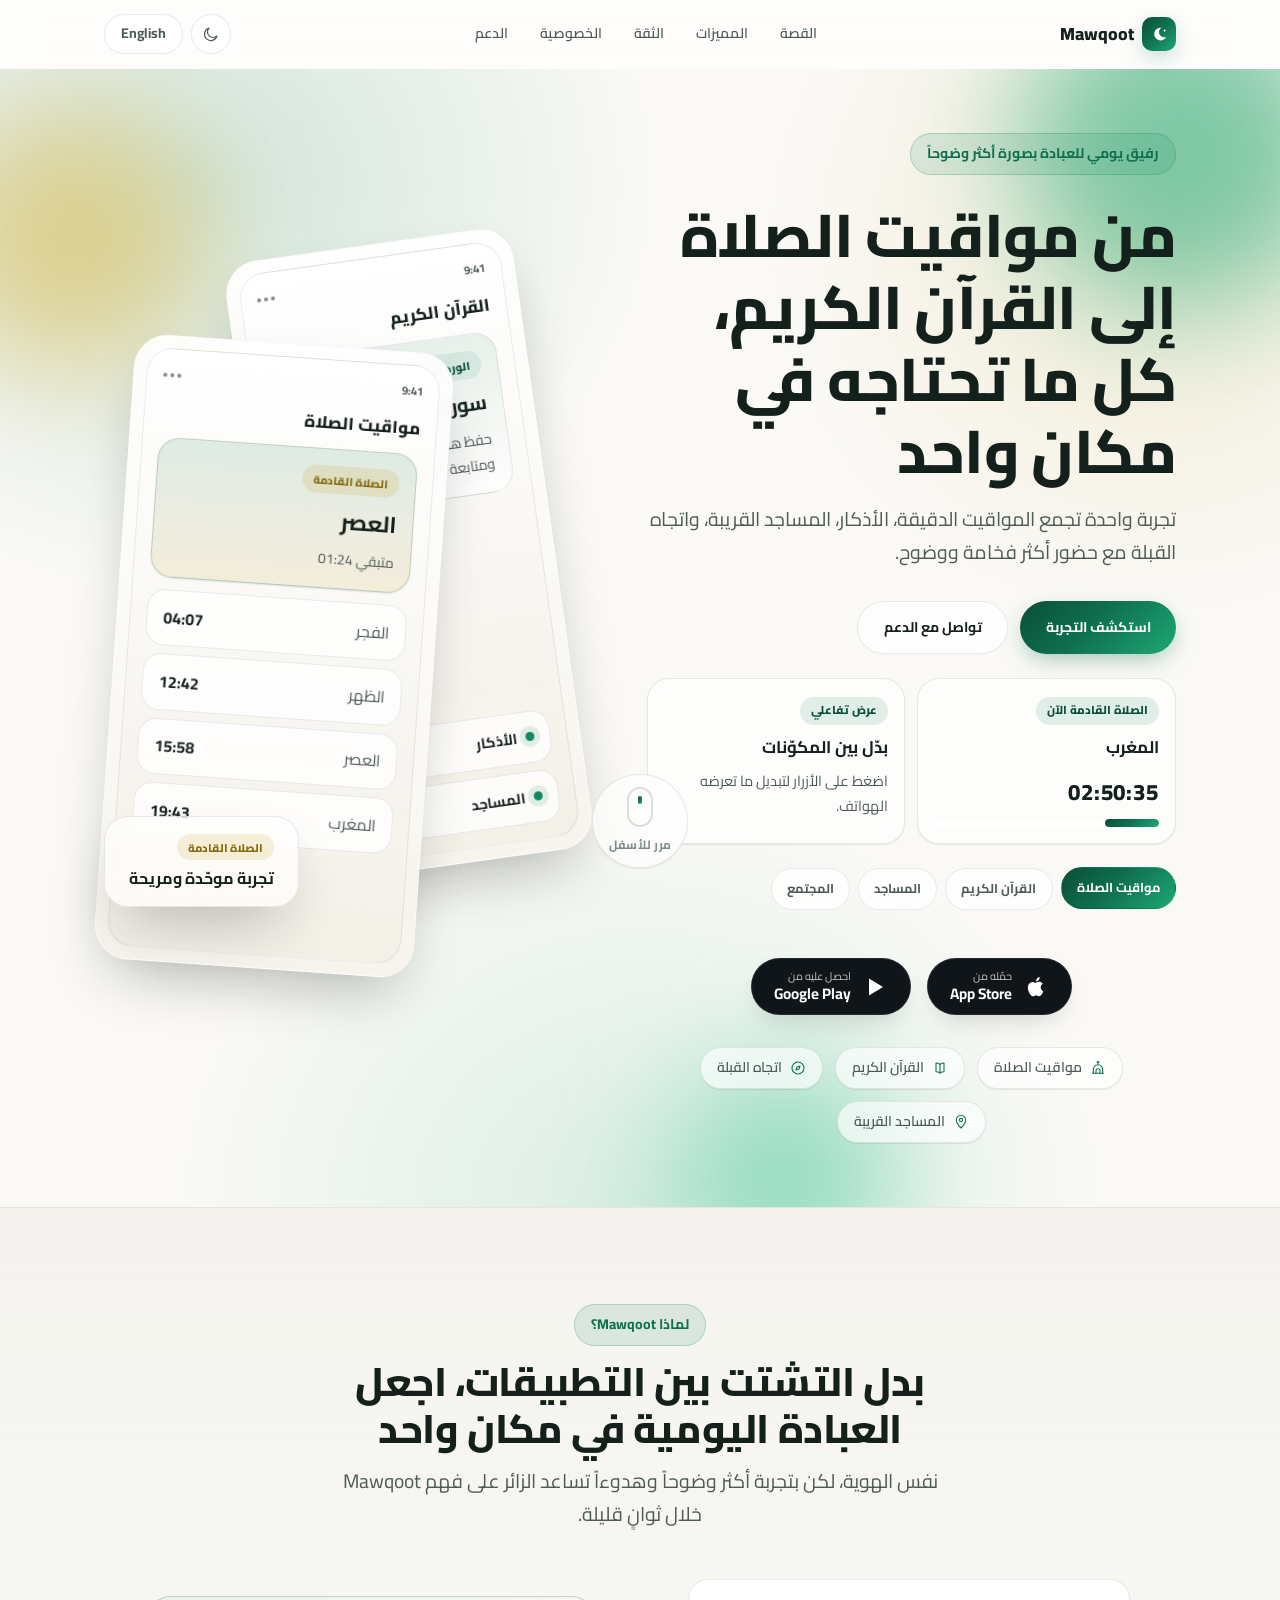
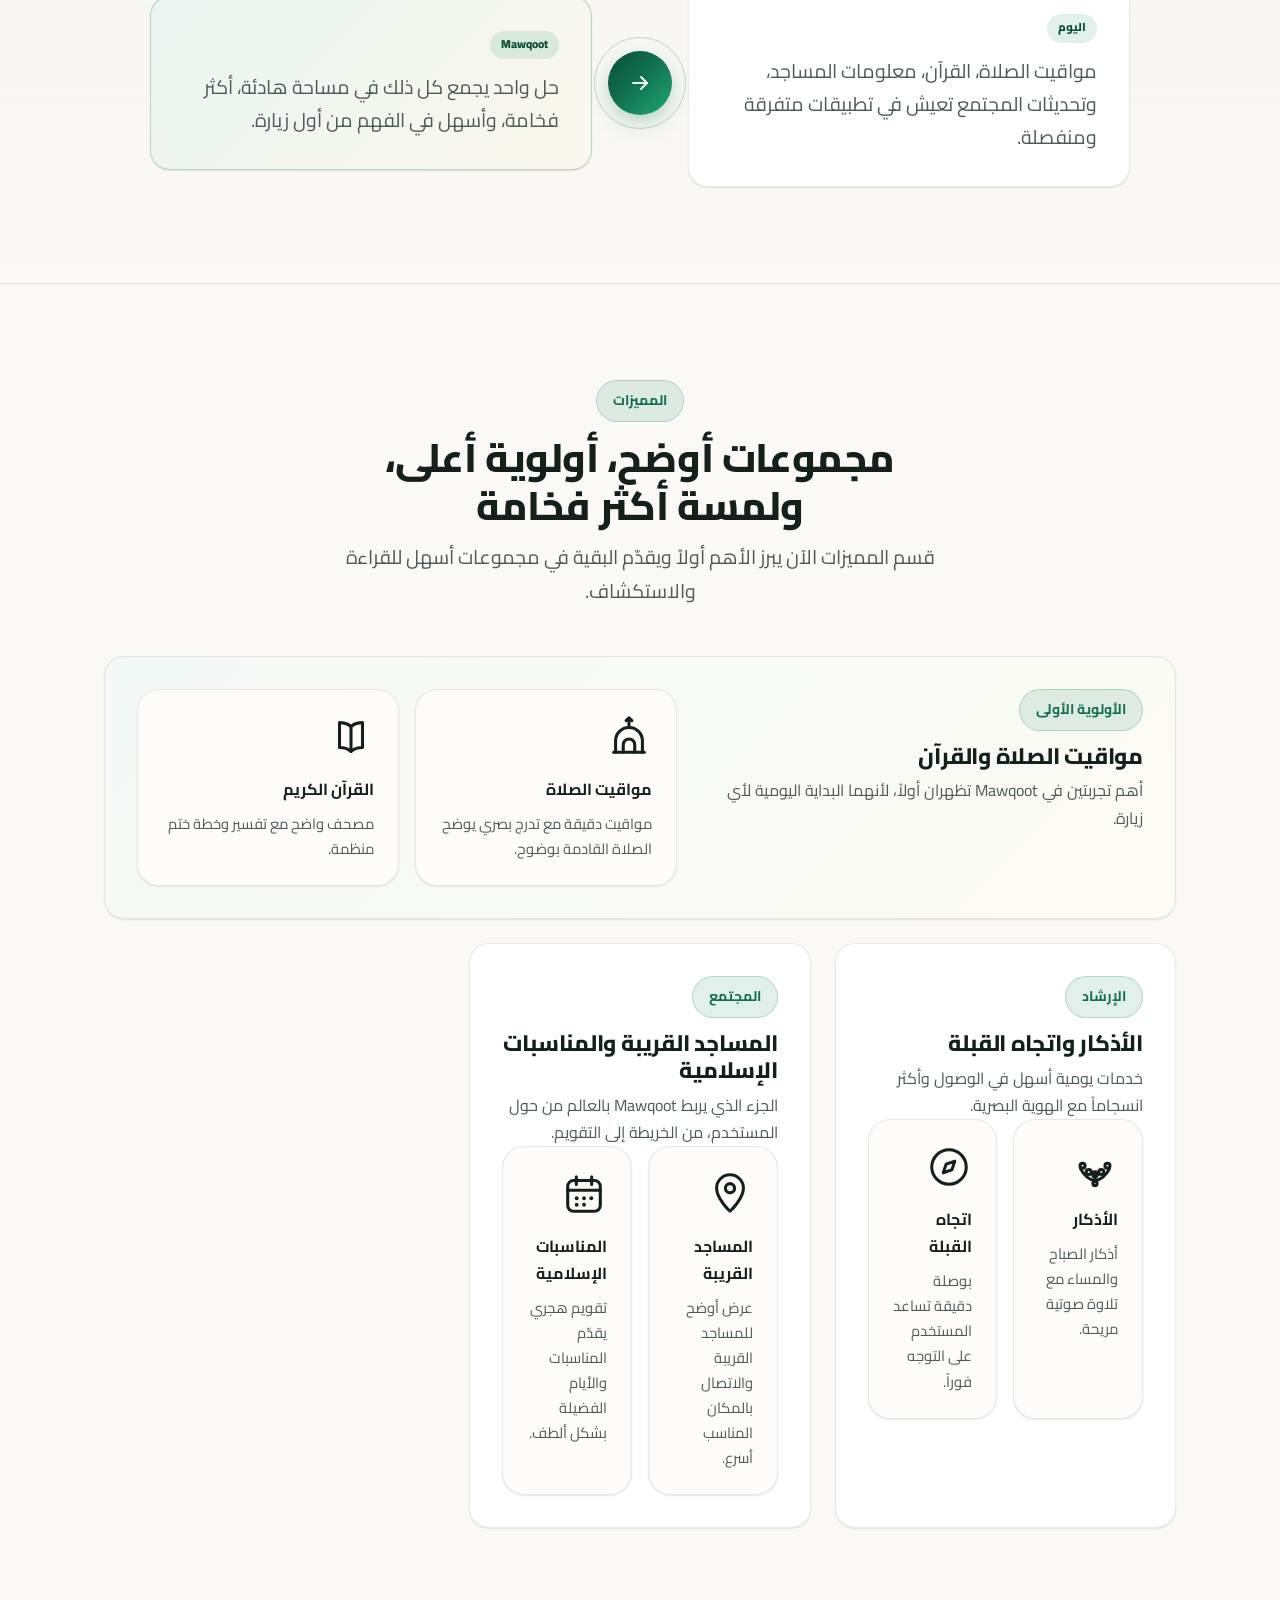
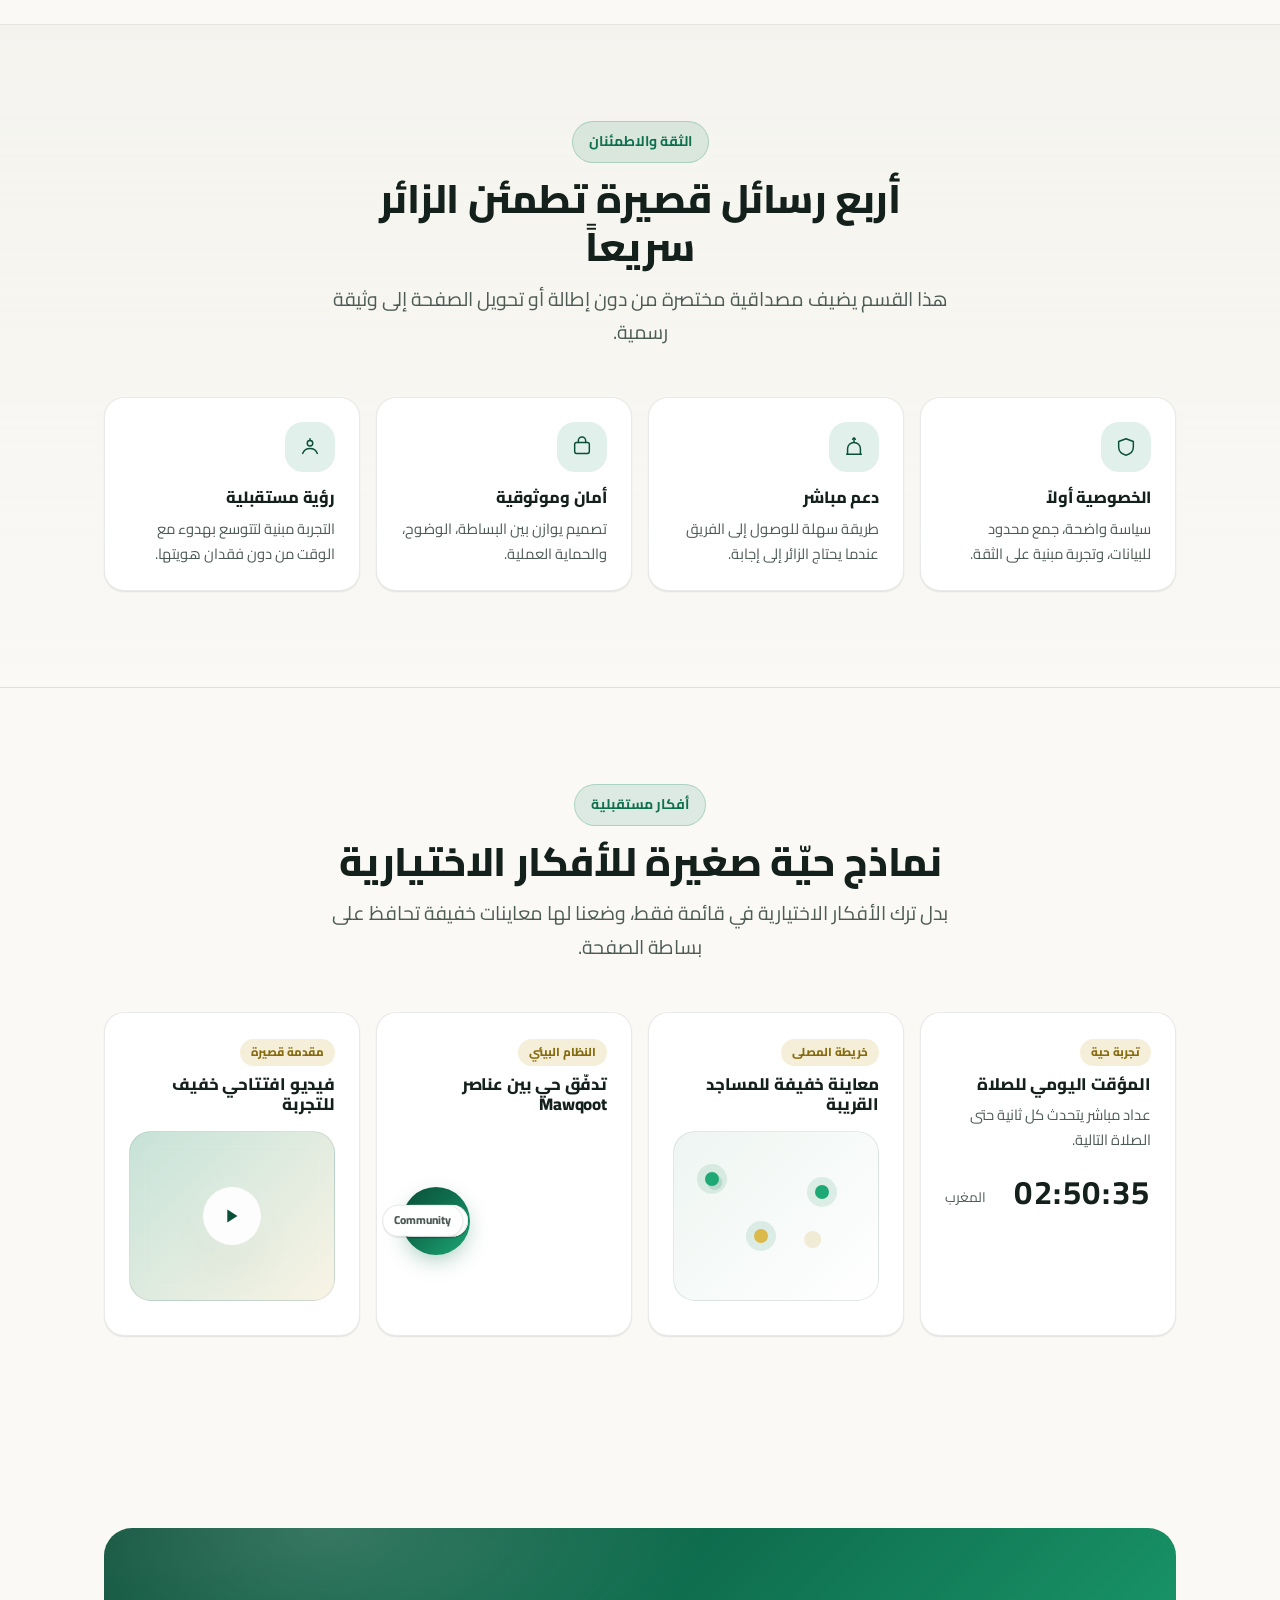
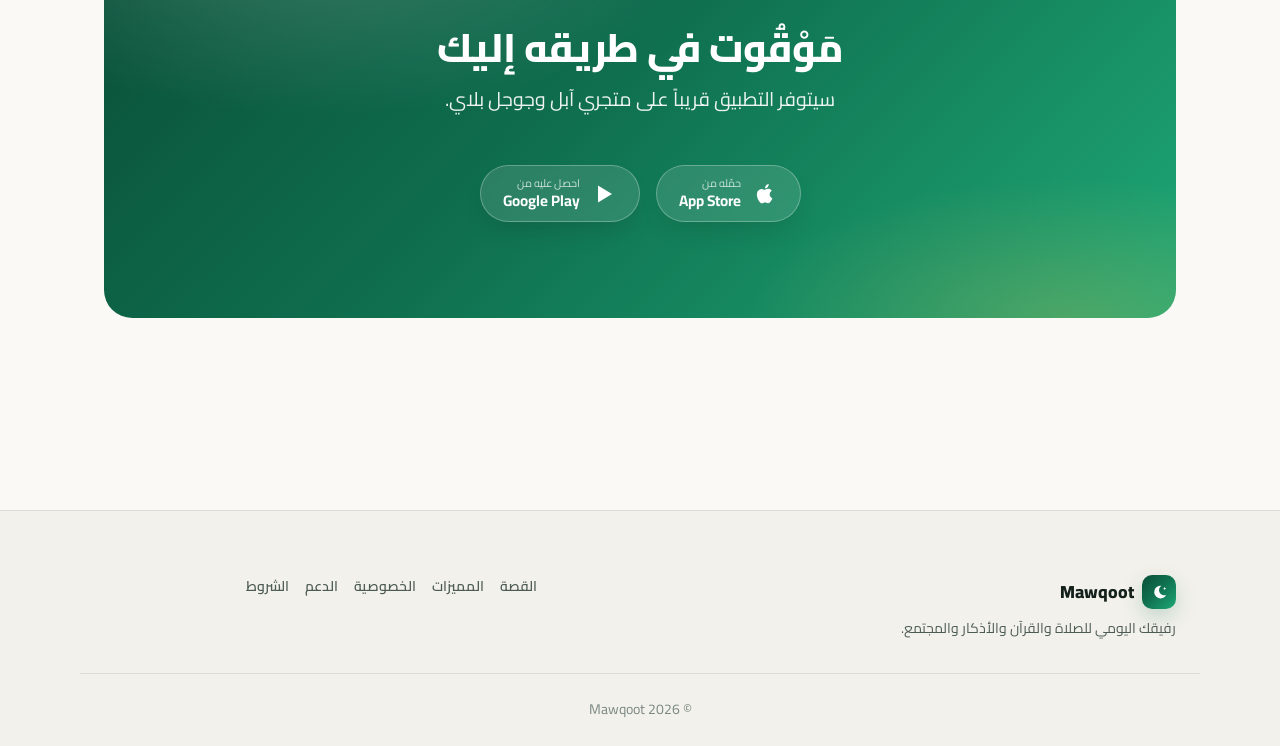
<file: index.html>
<!DOCTYPE html>
<html lang="ar" dir="rtl" data-title-ar="Mawqoot — مَوْقُوت | الصلاة، القرآن، والمساجد" data-title-en="Mawqoot — Prayer Times, Quran, Mosques &amp; Community">
<head>
<meta charset="UTF-8">
<meta name="viewport" content="width=device-width, initial-scale=1.0">
<title>Mawqoot — مَوْقُوت | الصلاة، القرآن، والمساجد</title>
<meta name="description" content="Mawqoot unifies prayer times, Quran, Athkar, mosque details, Qibla direction, and community updates in one calm experience. تطبيق مَوْقُوت يجمع مواقيت الصلاة والقرآن والأذكار والمساجد واتجاه القبلة في مكان واحد.">
<meta name="theme-color" content="#0a4f38">
<link rel="icon" href="data:image/svg+xml,%3Csvg xmlns='http://www.w3.org/2000/svg' viewBox='0 0 24 24'%3E%3Cpath fill='%230f6f4f' d='M14.5 3.5A8 8 0 1 0 20.5 15 6.5 6.5 0 0 1 14.5 3.5Z'/%3E%3Cpath fill='%23c9a227' d='m18.5 5 .6 1.4L20.5 7l-1.4.6-.6 1.4-.6-1.4L16.5 7l1.4-.6.6-1.4Z'/%3E%3C/svg%3E">
<link rel="preconnect" href="https://fonts.googleapis.com">
<link rel="preconnect" href="https://fonts.gstatic.com" crossorigin>
<link href="https://fonts.googleapis.com/css2?family=Cairo:wght@400;500;600;700;800;900&display=swap" rel="stylesheet">
<script>
/* Applied before first paint so a saved theme/language never flashes the wrong one. */
(function(){try{
  var t=localStorage.getItem('iqamaTheme');
  if(t){document.documentElement.setAttribute('data-theme',t);}
  var l=localStorage.getItem('iqamaLang');
  if(l){document.documentElement.lang=l;document.documentElement.dir=(l==='ar'?'rtl':'ltr');}
}catch(e){}})();
</script>

<link rel="stylesheet" href="assets/css/style.css?v=8">
</head>
<body>
<a class="skip-link" href="#main" data-ar="تخطَّ إلى المحتوى" data-en="Skip to content">تخطَّ إلى المحتوى</a>

<header class="nav">
  <div class="nav-inner">
    <a href="index.html" class="brand">
      <span class="brand-mark" aria-hidden="true">
        <svg viewBox="0 0 24 24" fill="currentColor"><path d="M14.5 3.5A8 8 0 1 0 20.5 15 6.5 6.5 0 0 1 14.5 3.5Z"/><path d="m18.5 5 .6 1.4L20.5 7l-1.4.6-.6 1.4-.6-1.4L16.5 7l1.4-.6.6-1.4Z"/></svg>
      </span>
      <span>Mawqoot</span>
    </a>
    <nav class="nav-links" id="navLinks" aria-label="Primary">
      <a href="#story" data-ar="القصة" data-en="Story">القصة</a>
      <a href="#features" data-ar="المميزات" data-en="Features">المميزات</a>
      <a href="#trust" data-ar="الثقة" data-en="Trust">الثقة</a>
      <a href="privacy.html" data-ar="الخصوصية" data-en="Privacy">الخصوصية</a>
      <a href="support.html" data-ar="الدعم" data-en="Support">الدعم</a>
    </nav>
    <div class="nav-actions">
      <button class="icon-btn" id="themeBtn" type="button" aria-label="Toggle color theme">
        <svg class="icon-moon" viewBox="0 0 24 24" fill="none" stroke="currentColor" stroke-width="1.6" stroke-linecap="round" stroke-linejoin="round"><path d="M20 14.5A8.5 8.5 0 1 1 9.5 4 6.8 6.8 0 0 0 20 14.5Z"/></svg>
        <svg class="icon-sun" viewBox="0 0 24 24" fill="none" stroke="currentColor" stroke-width="1.6" stroke-linecap="round" stroke-linejoin="round"><circle cx="12" cy="12" r="4.2"/><path d="M12 2.5v2.2M12 19.3v2.2M4.2 4.2l1.6 1.6M18.2 18.2l1.6 1.6M2.5 12h2.2M19.3 12h2.2M4.2 19.8l1.6-1.6M18.2 5.8l1.6-1.6"/></svg>
      </button>
      <button class="icon-btn lang-btn" id="langBtn" type="button">English</button>
      <button class="icon-btn nav-toggle" id="navToggle" type="button" aria-expanded="false" aria-controls="navLinks" aria-label="Menu">
        <span class="bars" aria-hidden="true"><span></span></span>
      </button>
    </div>
  </div>
</header>

<main id="main">
  <section class="hero">
    <div class="hero-bg" aria-hidden="true">
      <span class="orb orb-1"></span>
      <span class="orb orb-2"></span>
      <span class="orb orb-3"></span>
    </div>
    <div class="container">
      <div class="hero-layout">
        <div class="hero-copy reveal">
          <span class="eyebrow" data-ar="رفيق يومي للعبادة بصورة أكثر وضوحاً" data-en="A clearer daily worship companion">رفيق يومي للعبادة بصورة أكثر وضوحاً</span>
          <h1 data-ar="من مواقيت الصلاة إلى القرآن الكريم، كل ما تحتاجه في مكان واحد" data-en="From prayer times to the Quran, everything you need in one place">من مواقيت الصلاة إلى القرآن الكريم، كل ما تحتاجه في مكان واحد</h1>
          <p class="tag" data-ar="تجربة واحدة تجمع المواقيت الدقيقة، الأذكار، المساجد القريبة، واتجاه القبلة مع حضور أكثر فخامة ووضوح." data-en="One calm experience that brings together accurate prayer times, Athkar, nearby mosques, and Qibla direction with a more premium feel.">تجربة واحدة تجمع المواقيت الدقيقة، الأذكار، المساجد القريبة، واتجاه القبلة مع حضور أكثر فخامة ووضوح.</p>

        <div class="hero-actions">
          <a class="btn btn-primary" href="#features" data-ar="استكشف التجربة" data-en="Explore the experience">استكشف التجربة</a>
          <a class="btn btn-secondary" href="support.html" data-ar="تواصل مع الدعم" data-en="Contact support">تواصل مع الدعم</a>
        </div>

        <div class="hero-status-grid">
          <div class="hero-status-card hero-status-card--countdown">
            <span class="hero-status-label" data-ar="الصلاة القادمة الآن" data-en="Next prayer now">الصلاة القادمة الآن</span>
            <strong id="countdownPrayer">العصر</strong>
            <div class="hero-countdown">
              <span id="countdownTime">00:00:00</span>
              <div class="hero-countdown-bar" aria-hidden="true"><span id="countdownFill"></span></div>
            </div>
          </div>
          <div class="hero-status-card">
            <span class="hero-status-label" data-ar="عرض تفاعلي" data-en="Interactive demo">عرض تفاعلي</span>
            <strong data-ar="بدّل بين المكوّنات" data-en="Switch between features">بدّل بين المكوّنات</strong>
            <p data-ar="اضغط على الأزرار لتبديل ما تعرضه الهواتف." data-en="Tap the buttons to change what the phones show.">اضغط على الأزرار لتبديل ما تعرضه الهواتف.</p>
          </div>
        </div>

        <div class="hero-demo-switcher" role="group" aria-label="Hero demo switcher">
          <button class="demo-pill is-active" type="button" aria-pressed="true" data-demo="prayer" data-ar="مواقيت الصلاة" data-en="Prayer Times">مواقيت الصلاة</button>
          <button class="demo-pill" type="button" aria-pressed="false" data-demo="quran" data-ar="القرآن الكريم" data-en="Quran">القرآن الكريم</button>
          <button class="demo-pill" type="button" aria-pressed="false" data-demo="mosque" data-ar="المساجد" data-en="Mosques">المساجد</button>
          <button class="demo-pill" type="button" aria-pressed="false" data-demo="community" data-ar="المجتمع" data-en="Community">المجتمع</button>
        </div>

        <div class="badges">
          <a class="btn btn-store" href="https://apps.apple.com/app/id6761259067" id="ios-badge" target="_blank" rel="noopener noreferrer" aria-label="Open Mawqoot on the App Store">
            <svg viewBox="0 0 24 24" fill="currentColor"><path d="M16.7 12.3c0-2.4 2-3.5 2.1-3.6-1.1-1.7-2.9-1.9-3.5-1.9-1.5-.2-2.9.9-3.6.9s-1.9-.9-3.1-.8c-1.6 0-3.1.9-3.9 2.4-1.7 2.9-.4 7.2 1.2 9.6.8 1.1 1.7 2.4 3 2.4 1.2 0 1.6-.8 3.1-.8s1.8.8 3.1.7c1.3 0 2.1-1.1 2.9-2.3.9-1.3 1.3-2.6 1.3-2.7-.1 0-2.6-1-2.6-3.9Z"/><path d="M14.8 5c.6-.8 1-1.9.9-3-.9.1-2 .6-2.6 1.4-.6.7-1.1 1.8-1 2.9 1 .1 2-.5 2.7-1.3Z"/></svg>
              <span class="store-text"><small data-ar="حمّله من" data-en="Download on the">حمّله من</small><span class="store-name">App Store</span></span>
            </a>
            <a class="btn btn-store" href="https://play.google.com/store/apps/details?id=com.anonymous.iqama" id="android-badge" target="_blank" rel="noopener noreferrer" aria-label="Open Mawqoot on Google Play">
              <svg viewBox="0 0 24 24" fill="currentColor"><path d="M6 3.5v17l14-8.5-14-8.5Z"/></svg>
              <span class="store-text"><small data-ar="احصل عليه من" data-en="Get it on">احصل عليه من</small><span class="store-name">Google Play</span></span>
            </a>
          </div>

          <div class="hero-chips" aria-hidden="true">
            <span class="hero-chip"><svg viewBox="0 0 24 24" fill="none" stroke="currentColor" stroke-width="1.6" stroke-linecap="round" stroke-linejoin="round"><path d="M4 20h16"/><path d="M5 20v-6a7 7 0 0 1 14 0v6"/><path d="M12 6V3"/><path d="M10.5 3.5 12 2l1.5 1.5"/><path d="M9 20v-4a3 3 0 0 1 6 0v4"/></svg><span data-ar="مواقيت الصلاة" data-en="Prayer Times">مواقيت الصلاة</span></span>
            <span class="hero-chip"><svg viewBox="0 0 24 24" fill="none" stroke="currentColor" stroke-width="1.6" stroke-linecap="round" stroke-linejoin="round"><path d="M12 6.5c-1.6-1.3-3.6-2-6-2v13c2.4 0 4.4.7 6 2 1.6-1.3 3.6-2 6-2v-13c-2.4 0-4.4.7-6 2Z"/><path d="M12 6.5v13"/></svg><span data-ar="القرآن الكريم" data-en="Quran">القرآن الكريم</span></span>
            <span class="hero-chip"><svg viewBox="0 0 24 24" fill="none" stroke="currentColor" stroke-width="1.6" stroke-linecap="round" stroke-linejoin="round"><circle cx="12" cy="12" r="9"/><path d="m15 9-4.5 1.5L9 15l4.5-1.5L15 9Z"/></svg><span data-ar="اتجاه القبلة" data-en="Qibla">اتجاه القبلة</span></span>
            <span class="hero-chip"><svg viewBox="0 0 24 24" fill="none" stroke="currentColor" stroke-width="1.6" stroke-linecap="round" stroke-linejoin="round"><path d="M12 21s7-6.5 7-12a7 7 0 1 0-14 0c0 5.5 7 12 7 12Z"/><circle cx="12" cy="9" r="2.4"/></svg><span data-ar="المساجد القريبة" data-en="Mosques">المساجد القريبة</span></span>
          </div>
        </div>

        <div class="hero-visual reveal" aria-hidden="true">
          <div class="phone-mockup phone-mockup--back">
            <div class="phone-screen">
              <div class="phone-topbar">
                <span>9:41</span>
                <span class="phone-status">
                  <span></span><span></span><span></span>
                </span>
              </div>
              <div class="screen-title" id="demoBackTitle" data-ar="القرآن الكريم" data-en="Quran Reader">القرآن الكريم</div>
              <div class="screen-card screen-card--light">
                <span class="screen-pill" id="demoBackPill" data-ar="الورد اليومي" data-en="Daily portion">الورد اليومي</span>
                <strong id="demoBackPrimary" data-ar="سورة الكهف" data-en="Surah Al-Kahf">سورة الكهف</strong>
                <p id="demoBackBody" data-ar="حفظ هادئ مع تلاوة واضحة ومتابعة تقدّم بسيطة." data-en="A calm reading flow with clear recitation and progress tracking.">حفظ هادئ مع تلاوة واضحة ومتابعة تقدّم بسيطة.</p>
              </div>
              <div class="screen-list" id="demoBackList">
                <span><i></i> <strong data-ar="الأذكار" data-en="Athkar">الأذكار</strong> <small data-ar="الصباح والمساء" data-en="Morning and evening">الصباح والمساء</small></span>
                <span><i></i> <strong data-ar="المساجد" data-en="Mosques">المساجد</strong> <small data-ar="قريبة منك" data-en="Near you">قريبة منك</small></span>
              </div>
            </div>
          </div>
          <div class="phone-mockup phone-mockup--front">
            <div class="phone-screen">
              <div class="phone-topbar">
                <span>9:41</span>
                <span class="phone-status">
                  <span></span><span></span><span></span>
                </span>
              </div>
              <div class="screen-title" id="demoFrontTitle" data-ar="مواقيت الصلاة" data-en="Prayer Times">مواقيت الصلاة</div>
              <div class="next-prayer" id="demoFrontPanel">
                <span class="screen-pill gold" id="demoFrontPill" data-ar="الصلاة القادمة" data-en="Next prayer">الصلاة القادمة</span>
                <strong id="demoFrontPrimary" data-ar="العصر" data-en="Asr">العصر</strong>
                <p id="demoFrontBody" data-ar="متبقي 01:24" data-en="01:24 remaining">متبقي 01:24</p>
              </div>
              <div class="time-list" id="demoTimeList">
                <div><span data-ar="الفجر" data-en="Fajr">الفجر</span><strong>04:07</strong></div>
                <div><span data-ar="الظهر" data-en="Dhuhr">الظهر</span><strong>12:42</strong></div>
                <div class="time-list--active"><span data-ar="العصر" data-en="Asr">العصر</span><strong>15:58</strong></div>
                <div><span data-ar="المغرب" data-en="Maghrib">المغرب</span><strong>19:43</strong></div>
              </div>
            </div>
          </div>
          <div class="hero-float-card" id="heroFloatCard">
            <span class="hero-float-label" id="heroFloatLabel" data-ar="دقة محسنة" data-en="Refined accuracy">دقة محسنة</span>
            <strong id="heroFloatText" data-ar="تجربة موحّدة ومريحة" data-en="One unified, calmer experience">تجربة موحّدة ومريحة</strong>
          </div>
        </div>
      </div>
    </div>

    <a class="scroll-indicator" href="#features">
      <span class="mouse" aria-hidden="true"><span class="dot"></span></span>
      <span data-ar="مرر للأسفل" data-en="Scroll">مرر للأسفل</span>
    </a>
  </section>

  <section class="section section-alt" id="story">
    <div class="container">
      <div class="section-head reveal">
        <span class="eyebrow" data-ar="لماذا Mawqoot؟" data-en="Why Mawqoot?">لماذا Mawqoot؟</span>
        <h2 data-ar="بدل التشتت بين التطبيقات، اجعل العبادة اليومية في مكان واحد" data-en="Instead of jumping between apps, keep daily worship in one place">بدل التشتت بين التطبيقات، اجعل العبادة اليومية في مكان واحد</h2>
        <p data-ar="نفس الهوية، لكن بتجربة أكثر وضوحاً وهدوءاً تساعد الزائر على فهم Mawqoot خلال ثوانٍ قليلة." data-en="Same identity, but with a clearer and calmer experience that helps visitors understand Mawqoot in seconds.">نفس الهوية، لكن بتجربة أكثر وضوحاً وهدوءاً تساعد الزائر على فهم Mawqoot خلال ثوانٍ قليلة.</p>
      </div>

      <div class="story-panel reveal">
        <div class="story-block">
          <span class="story-label" data-ar="اليوم" data-en="Today">اليوم</span>
          <p data-ar="مواقيت الصلاة، القرآن، معلومات المساجد، وتحديثات المجتمع تعيش في تطبيقات متفرقة ومنفصلة." data-en="Prayer times, Quran, mosque information, and community updates live across separate, disconnected apps.">مواقيت الصلاة، القرآن، معلومات المساجد، وتحديثات المجتمع تعيش في تطبيقات متفرقة ومنفصلة.</p>
        </div>
        <div class="story-bridge" aria-hidden="true">
          <span></span><svg viewBox="0 0 24 24" fill="none" stroke="currentColor" stroke-width="1.8" stroke-linecap="round" stroke-linejoin="round"><path d="m5 12 14 0"/><path d="m13 6 6 6-6 6"/></svg>
        </div>
        <div class="story-block story-block--solution">
          <span class="story-label" data-ar="Mawqoot" data-en="Mawqoot">Mawqoot</span>
          <p data-ar="حل واحد يجمع كل ذلك في مساحة هادئة، أكثر فخامة، وأسهل في الفهم من أول زيارة." data-en="A single answer that brings everything together in a calmer, more premium space that is easy to understand at first glance.">حل واحد يجمع كل ذلك في مساحة هادئة، أكثر فخامة، وأسهل في الفهم من أول زيارة.</p>
        </div>
      </div>
    </div>
  </section>

  <section class="section" id="features">
    <div class="container">
      <div class="section-head reveal">
        <span class="eyebrow" data-ar="المميزات" data-en="Features">المميزات</span>
        <h2 data-ar="مجموعات أوضح، أولوية أعلى، ولمسة أكثر فخامة" data-en="Clearer groups, better priority, and a more premium finish">مجموعات أوضح، أولوية أعلى، ولمسة أكثر فخامة</h2>
        <p data-ar="قسم المميزات الآن يبرز الأهم أولاً ويقدّم البقية في مجموعات أسهل للقراءة والاستكشاف." data-en="The features section now highlights the most important experiences first and groups the rest for easier scanning.">قسم المميزات الآن يبرز الأهم أولاً ويقدّم البقية في مجموعات أسهل للقراءة والاستكشاف.</p>
      </div>

      <div class="feature-groups stagger">
        <article class="feature-group feature-group--featured reveal">
          <div class="feature-group-head">
            <span class="eyebrow" data-ar="الأولوية الأولى" data-en="Priority one">الأولوية الأولى</span>
            <h3 data-ar="مواقيت الصلاة والقرآن" data-en="Prayer Times and Quran">مواقيت الصلاة والقرآن</h3>
            <p data-ar="أهم تجربتين في Mawqoot تظهران أولاً، لأنهما البداية اليومية لأي زيارة." data-en="The two most important experiences in Mawqoot appear first because they anchor the daily routine.">أهم تجربتين في Mawqoot تظهران أولاً، لأنهما البداية اليومية لأي زيارة.</p>
          </div>
          <div class="feature-group-cards">
            <div class="mini-feature-card">
              <div class="icon-badge" aria-hidden="true"><svg viewBox="0 0 24 24" fill="none" stroke="currentColor" stroke-width="1.6" stroke-linecap="round" stroke-linejoin="round"><path d="M4 20h16"/><path d="M5 20v-6a7 7 0 0 1 14 0v6"/><path d="M12 6V3"/><path d="M10.5 3.5 12 2l1.5 1.5"/><path d="M9 20v-4a3 3 0 0 1 6 0v4"/></svg></div>
              <h4 data-ar="مواقيت الصلاة" data-en="Prayer Times">مواقيت الصلاة</h4>
              <p data-ar="مواقيت دقيقة مع تدرج بصري يوضح الصلاة القادمة بوضوح." data-en="Accurate times with a visual cue for the next prayer.">مواقيت دقيقة مع تدرج بصري يوضح الصلاة القادمة بوضوح.</p>
            </div>
            <div class="mini-feature-card">
              <div class="icon-badge" aria-hidden="true"><svg viewBox="0 0 24 24" fill="none" stroke="currentColor" stroke-width="1.6" stroke-linecap="round" stroke-linejoin="round"><path d="M12 6.5c-1.6-1.3-3.6-2-6-2v13c2.4 0 4.4.7 6 2 1.6-1.3 3.6-2 6-2v-13c-2.4 0-4.4.7-6 2Z"/><path d="M12 6.5v13"/></svg></div>
              <h4 data-ar="القرآن الكريم" data-en="Quran Reader">القرآن الكريم</h4>
              <p data-ar="مصحف واضح مع تفسير وخطة ختم منظمة." data-en="A clean Mushaf with Tafseer and a guided completion plan.">مصحف واضح مع تفسير وخطة ختم منظمة.</p>
            </div>
          </div>
        </article>

        <article class="feature-group reveal">
          <div class="feature-group-head">
            <span class="eyebrow" data-ar="الإرشاد" data-en="Guidance">الإرشاد</span>
            <h3 data-ar="الأذكار واتجاه القبلة" data-en="Athkar and Qibla">الأذكار واتجاه القبلة</h3>
            <p data-ar="خدمات يومية أسهل في الوصول وأكثر انسجاماً مع الهوية البصرية." data-en="Daily tools that are easier to reach and more consistent visually.">خدمات يومية أسهل في الوصول وأكثر انسجاماً مع الهوية البصرية.</p>
          </div>
          <div class="feature-group-cards">
            <div class="mini-feature-card">
              <div class="icon-badge" aria-hidden="true"><svg viewBox="0 0 24 24" fill="none" stroke="currentColor" stroke-width="1.6" stroke-linecap="round" stroke-linejoin="round"><path d="M4.5 13c1.7 3.4 4.8 6 7.5 6s5.8-2.6 7.5-6"/><circle cx="5.5" cy="11.3" r="1.3"/><circle cx="8.7" cy="14.6" r="1.3"/><circle cx="12" cy="15.8" r="1.3"/><circle cx="15.3" cy="14.6" r="1.3"/><circle cx="18.5" cy="11.3" r="1.3"/><path d="M12 15.8v3.7"/><circle cx="12" cy="20.6" r="1.1"/></svg></div>
              <h4 data-ar="الأذكار" data-en="Athkar">الأذكار</h4>
              <p data-ar="أذكار الصباح والمساء مع تلاوة صوتية مريحة." data-en="Morning and evening supplications with comfortable audio playback.">أذكار الصباح والمساء مع تلاوة صوتية مريحة.</p>
            </div>
            <div class="mini-feature-card">
              <div class="icon-badge" aria-hidden="true"><svg viewBox="0 0 24 24" fill="none" stroke="currentColor" stroke-width="1.6" stroke-linecap="round" stroke-linejoin="round"><circle cx="12" cy="12" r="9"/><path d="m15 9-4.5 1.5L9 15l4.5-1.5L15 9Z"/></svg></div>
              <h4 data-ar="اتجاه القبلة" data-en="Qibla Compass">اتجاه القبلة</h4>
              <p data-ar="بوصلة دقيقة تساعد المستخدم على التوجه فوراً." data-en="A precise compass that helps users orient quickly.">بوصلة دقيقة تساعد المستخدم على التوجه فوراً.</p>
            </div>
          </div>
        </article>

        <article class="feature-group reveal">
          <div class="feature-group-head">
            <span class="eyebrow" data-ar="المجتمع" data-en="Community">المجتمع</span>
            <h3 data-ar="المساجد القريبة والمناسبات الإسلامية" data-en="Nearby mosques and Islamic events">المساجد القريبة والمناسبات الإسلامية</h3>
            <p data-ar="الجزء الذي يربط Mawqoot بالعالم من حول المستخدم، من الخريطة إلى التقويم." data-en="The part that connects Mawqoot to the world around the user, from maps to the calendar.">الجزء الذي يربط Mawqoot بالعالم من حول المستخدم، من الخريطة إلى التقويم.</p>
          </div>
          <div class="feature-group-cards">
            <div class="mini-feature-card">
              <div class="icon-badge" aria-hidden="true"><svg viewBox="0 0 24 24" fill="none" stroke="currentColor" stroke-width="1.6" stroke-linecap="round" stroke-linejoin="round"><path d="M12 21s7-6.5 7-12a7 7 0 1 0-14 0c0 5.5 7 12 7 12Z"/><circle cx="12" cy="9" r="2.4"/></svg></div>
              <h4 data-ar="المساجد القريبة" data-en="Nearby Mosques">المساجد القريبة</h4>
              <p data-ar="عرض أوضح للمساجد القريبة والاتصال بالمكان المناسب أسرع." data-en="Clearer nearby mosque discovery with faster access to the right place.">عرض أوضح للمساجد القريبة والاتصال بالمكان المناسب أسرع.</p>
            </div>
            <div class="mini-feature-card">
              <div class="icon-badge" aria-hidden="true"><svg viewBox="0 0 24 24" fill="none" stroke="currentColor" stroke-width="1.6" stroke-linecap="round" stroke-linejoin="round"><rect x="3.5" y="5" width="17" height="16" rx="3"/><path d="M8 3v4M16 3v4M3.5 10h17"/><circle cx="8.2" cy="14.2" r="1" fill="currentColor" stroke="none"/><circle cx="12" cy="14.2" r="1" fill="currentColor" stroke="none"/><circle cx="15.8" cy="14.2" r="1" fill="currentColor" stroke="none"/><circle cx="8.2" cy="17.6" r="1" fill="currentColor" stroke="none"/><circle cx="12" cy="17.6" r="1" fill="currentColor" stroke="none"/></svg></div>
              <h4 data-ar="المناسبات الإسلامية" data-en="Islamic Events">المناسبات الإسلامية</h4>
              <p data-ar="تقويم هجري يقدّم المناسبات والأيام الفضيلة بشكل ألطف." data-en="A Hijri calendar that presents events and blessed days more elegantly.">تقويم هجري يقدّم المناسبات والأيام الفضيلة بشكل ألطف.</p>
            </div>
          </div>
        </article>
      </div>
    </div>
  </section>

  <section class="section section-alt" id="trust">
    <div class="container">
      <div class="section-head reveal">
        <span class="eyebrow" data-ar="الثقة والاطمئنان" data-en="Trust and reassurance">الثقة والاطمئنان</span>
        <h2 data-ar="أربع رسائل قصيرة تطمئن الزائر سريعاً" data-en="Four short signals that reassure visitors quickly">أربع رسائل قصيرة تطمئن الزائر سريعاً</h2>
        <p data-ar="هذا القسم يضيف مصداقية مختصرة من دون إطالة أو تحويل الصفحة إلى وثيقة رسمية." data-en="This section adds concise credibility without turning the page into a long policy document.">هذا القسم يضيف مصداقية مختصرة من دون إطالة أو تحويل الصفحة إلى وثيقة رسمية.</p>
      </div>

      <div class="trust-grid stagger">
        <article class="trust-card reveal">
          <div class="trust-icon" aria-hidden="true"><svg viewBox="0 0 24 24" fill="none" stroke="currentColor" stroke-width="1.6" stroke-linecap="round" stroke-linejoin="round"><path d="M12 3 4 6v6c0 5 3.6 7.8 8 9 4.4-1.2 8-4 8-9V6l-8-3Z"/></svg></div>
          <h3 data-ar="الخصوصية أولاً" data-en="Privacy first">الخصوصية أولاً</h3>
          <p data-ar="سياسة واضحة، جمع محدود للبيانات، وتجربة مبنية على الثقة." data-en="Clear policies, limited data collection, and a trust-first experience.">سياسة واضحة، جمع محدود للبيانات، وتجربة مبنية على الثقة.</p>
        </article>
        <article class="trust-card reveal">
          <div class="trust-icon" aria-hidden="true"><svg viewBox="0 0 24 24" fill="none" stroke="currentColor" stroke-width="1.6" stroke-linecap="round" stroke-linejoin="round"><path d="M4 20h16"/><path d="M5 20v-6a7 7 0 0 1 14 0v6"/><path d="M12 6V3"/><path d="M10.5 3.5 12 2l1.5 1.5"/></svg></div>
          <h3 data-ar="دعم مباشر" data-en="Direct support">دعم مباشر</h3>
          <p data-ar="طريقة سهلة للوصول إلى الفريق عندما يحتاج الزائر إلى إجابة." data-en="A simple way to reach the team whenever a visitor needs help.">طريقة سهلة للوصول إلى الفريق عندما يحتاج الزائر إلى إجابة.</p>
        </article>
        <article class="trust-card reveal">
          <div class="trust-icon" aria-hidden="true"><svg viewBox="0 0 24 24" fill="none" stroke="currentColor" stroke-width="1.6" stroke-linecap="round" stroke-linejoin="round"><rect x="4" y="7" width="16" height="12" rx="2"/><path d="M8 7V5a4 4 0 0 1 8 0v2"/></svg></div>
          <h3 data-ar="أمان وموثوقية" data-en="Secure and reliable">أمان وموثوقية</h3>
          <p data-ar="تصميم يوازن بين البساطة، الوضوح، والحماية العملية." data-en="Design that balances simplicity, clarity, and practical protection.">تصميم يوازن بين البساطة، الوضوح، والحماية العملية.</p>
        </article>
        <article class="trust-card reveal">
          <div class="trust-icon" aria-hidden="true"><svg viewBox="0 0 24 24" fill="none" stroke="currentColor" stroke-width="1.6" stroke-linecap="round" stroke-linejoin="round"><path d="M4 19c3-7 13-7 16 0"/><circle cx="12" cy="8" r="3"/><path d="M12 3v2"/></svg></div>
          <h3 data-ar="رؤية مستقبلية" data-en="Future vision">رؤية مستقبلية</h3>
          <p data-ar="التجربة مبنية لتتوسع بهدوء مع الوقت من دون فقدان هويتها." data-en="Built to grow carefully over time without losing its identity.">التجربة مبنية لتتوسع بهدوء مع الوقت من دون فقدان هويتها.</p>
        </article>
      </div>
    </div>
  </section>

  <section class="section" id="future">
    <div class="container">
      <div class="section-head reveal">
        <span class="eyebrow" data-ar="أفكار مستقبلية" data-en="Future ideas">أفكار مستقبلية</span>
        <h2 data-ar="نماذج حيّة صغيرة للأفكار الاختيارية" data-en="Small live previews for the optional ideas">نماذج حيّة صغيرة للأفكار الاختيارية</h2>
        <p data-ar="بدل ترك الأفكار الاختيارية في قائمة فقط، وضعنا لها معاينات خفيفة تحافظ على بساطة الصفحة." data-en="Instead of leaving optional ideas in a list, we turned them into light previews that keep the page simple.">بدل ترك الأفكار الاختيارية في قائمة فقط، وضعنا لها معاينات خفيفة تحافظ على بساطة الصفحة.</p>
      </div>

      <div class="future-grid stagger">
        <article class="future-card future-card--countdown reveal">
          <span class="future-kicker" data-ar="تجربة حية" data-en="Live moment">تجربة حية</span>
          <h3 data-ar="المؤقت اليومي للصلاة" data-en="Daily prayer countdown">المؤقت اليومي للصلاة</h3>
          <p data-ar="عداد مباشر يتحدث كل ثانية حتى الصلاة التالية." data-en="A live counter that updates every second until the next prayer.">عداد مباشر يتحدث كل ثانية حتى الصلاة التالية.</p>
          <div class="future-counter">
            <strong id="futureCountdown">00:00:00</strong>
            <span id="futurePrayer" data-ar="العصر" data-en="Asr">العصر</span>
          </div>
        </article>

        <article class="future-card future-card--map reveal">
          <span class="future-kicker" data-ar="خريطة المصلى" data-en="Mosque map">خريطة المصلى</span>
          <h3 data-ar="معاينة خفيفة للمساجد القريبة" data-en="A lightweight preview of nearby mosques">معاينة خفيفة للمساجد القريبة</h3>
          <div class="map-preview" aria-hidden="true">
            <span class="map-grid"></span>
            <span class="map-pin pin-1"></span>
            <span class="map-pin pin-2"></span>
            <span class="map-pin pin-3"></span>
          </div>
        </article>

        <article class="future-card future-card--ecosystem reveal">
          <span class="future-kicker" data-ar="النظام البيئي" data-en="Ecosystem">النظام البيئي</span>
          <h3 data-ar="تدفّق حي بين عناصر Mawqoot" data-en="A live flow between Mawqoot elements">تدفّق حي بين عناصر Mawqoot</h3>
          <div class="ecosystem-orbit" aria-hidden="true">
            <span class="orbit-center"></span>
            <span class="orbit-item orbit-1">Prayer</span>
            <span class="orbit-item orbit-2">Quran</span>
            <span class="orbit-item orbit-3">Mosque</span>
            <span class="orbit-item orbit-4">Community</span>
          </div>
        </article>

        <article class="future-card future-card--video reveal">
          <span class="future-kicker" data-ar="مقدمة قصيرة" data-en="Short intro">مقدمة قصيرة</span>
          <h3 data-ar="فيديو افتتاحي خفيف للتجربة" data-en="A lightweight intro video teaser">فيديو افتتاحي خفيف للتجربة</h3>
          <div class="video-teaser" aria-hidden="true">
            <span class="play-badge">
              <svg viewBox="0 0 24 24" fill="currentColor"><path d="M8 5v14l11-7-11-7Z"/></svg>
            </span>
          </div>
        </article>
      </div>
    </div>
  </section>

  <section class="section">
    <div class="container">
      <div class="cta-band reveal">
        <h2 data-ar="مَوْقُوت في طريقه إليك" data-en="Mawqoot is on its way to you">مَوْقُوت في طريقه إليك</h2>
        <p data-ar="سيتوفر التطبيق قريباً على متجري آبل وجوجل بلاي." data-en="The app will be available soon on the App Store and Google Play.">سيتوفر التطبيق قريباً على متجري آبل وجوجل بلاي.</p>
        <div class="badges">
          <a class="btn btn-store" href="https://apps.apple.com/app/id6761259067" target="_blank" rel="noopener noreferrer" aria-label="Open Mawqoot on the App Store">
            <svg viewBox="0 0 24 24" fill="currentColor"><path d="M16.7 12.3c0-2.4 2-3.5 2.1-3.6-1.1-1.7-2.9-1.9-3.5-1.9-1.5-.2-2.9.9-3.6.9s-1.9-.9-3.1-.8c-1.6 0-3.1.9-3.9 2.4-1.7 2.9-.4 7.2 1.2 9.6.8 1.1 1.7 2.4 3 2.4 1.2 0 1.6-.8 3.1-.8s1.8.8 3.1.7c1.3 0 2.1-1.1 2.9-2.3.9-1.3 1.3-2.6 1.3-2.7-.1 0-2.6-1-2.6-3.9Z"/><path d="M14.8 5c.6-.8 1-1.9.9-3-.9.1-2 .6-2.6 1.4-.6.7-1.1 1.8-1 2.9 1 .1 2-.5 2.7-1.3Z"/></svg>
            <span class="store-text"><small data-ar="حمّله من" data-en="Download on the">حمّله من</small><span class="store-name">App Store</span></span>
          </a>
          <a class="btn btn-store" href="https://play.google.com/store/apps/details?id=com.anonymous.iqama" target="_blank" rel="noopener noreferrer" aria-label="Open Mawqoot on Google Play">
            <svg viewBox="0 0 24 24" fill="currentColor"><path d="M6 3.5v17l14-8.5-14-8.5Z"/></svg>
            <span class="store-text"><small data-ar="احصل عليه من" data-en="Get it on">احصل عليه من</small><span class="store-name">Google Play</span></span>
          </a>
        </div>
      </div>
    </div>
  </section>
</main>

<footer class="site-footer">
  <div class="footer-inner">
    <div class="footer-brand">
      <a href="index.html" class="brand">
        <span class="brand-mark" aria-hidden="true"><svg viewBox="0 0 24 24" fill="currentColor"><path d="M14.5 3.5A8 8 0 1 0 20.5 15 6.5 6.5 0 0 1 14.5 3.5Z"/><path d="m18.5 5 .6 1.4L20.5 7l-1.4.6-.6 1.4-.6-1.4L16.5 7l1.4-.6.6-1.4Z"/></svg></span>
        <span>Mawqoot</span>
      </a>
      <p data-ar="رفيقك اليومي للصلاة والقرآن والأذكار والمجتمع." data-en="Your daily companion for prayer, Quran, Athkar, and community.">رفيقك اليومي للصلاة والقرآن والأذكار والمجتمع.</p>
    </div>
    <nav class="footer-links" aria-label="Footer">
      <a href="#story" data-ar="القصة" data-en="Story">القصة</a>
      <a href="#features" data-ar="المميزات" data-en="Features">المميزات</a>
      <a href="privacy.html" data-ar="الخصوصية" data-en="Privacy">الخصوصية</a>
      <a href="support.html" data-ar="الدعم" data-en="Support">الدعم</a>
      <a href="terms.html" data-ar="الشروط" data-en="Terms">الشروط</a>
    </nav>
  </div>
  <div class="footer-bottom">© 2026 Mawqoot</div>
</footer>

<script src="assets/js/main.js?v=8"></script>
</body>
</html>
</file>
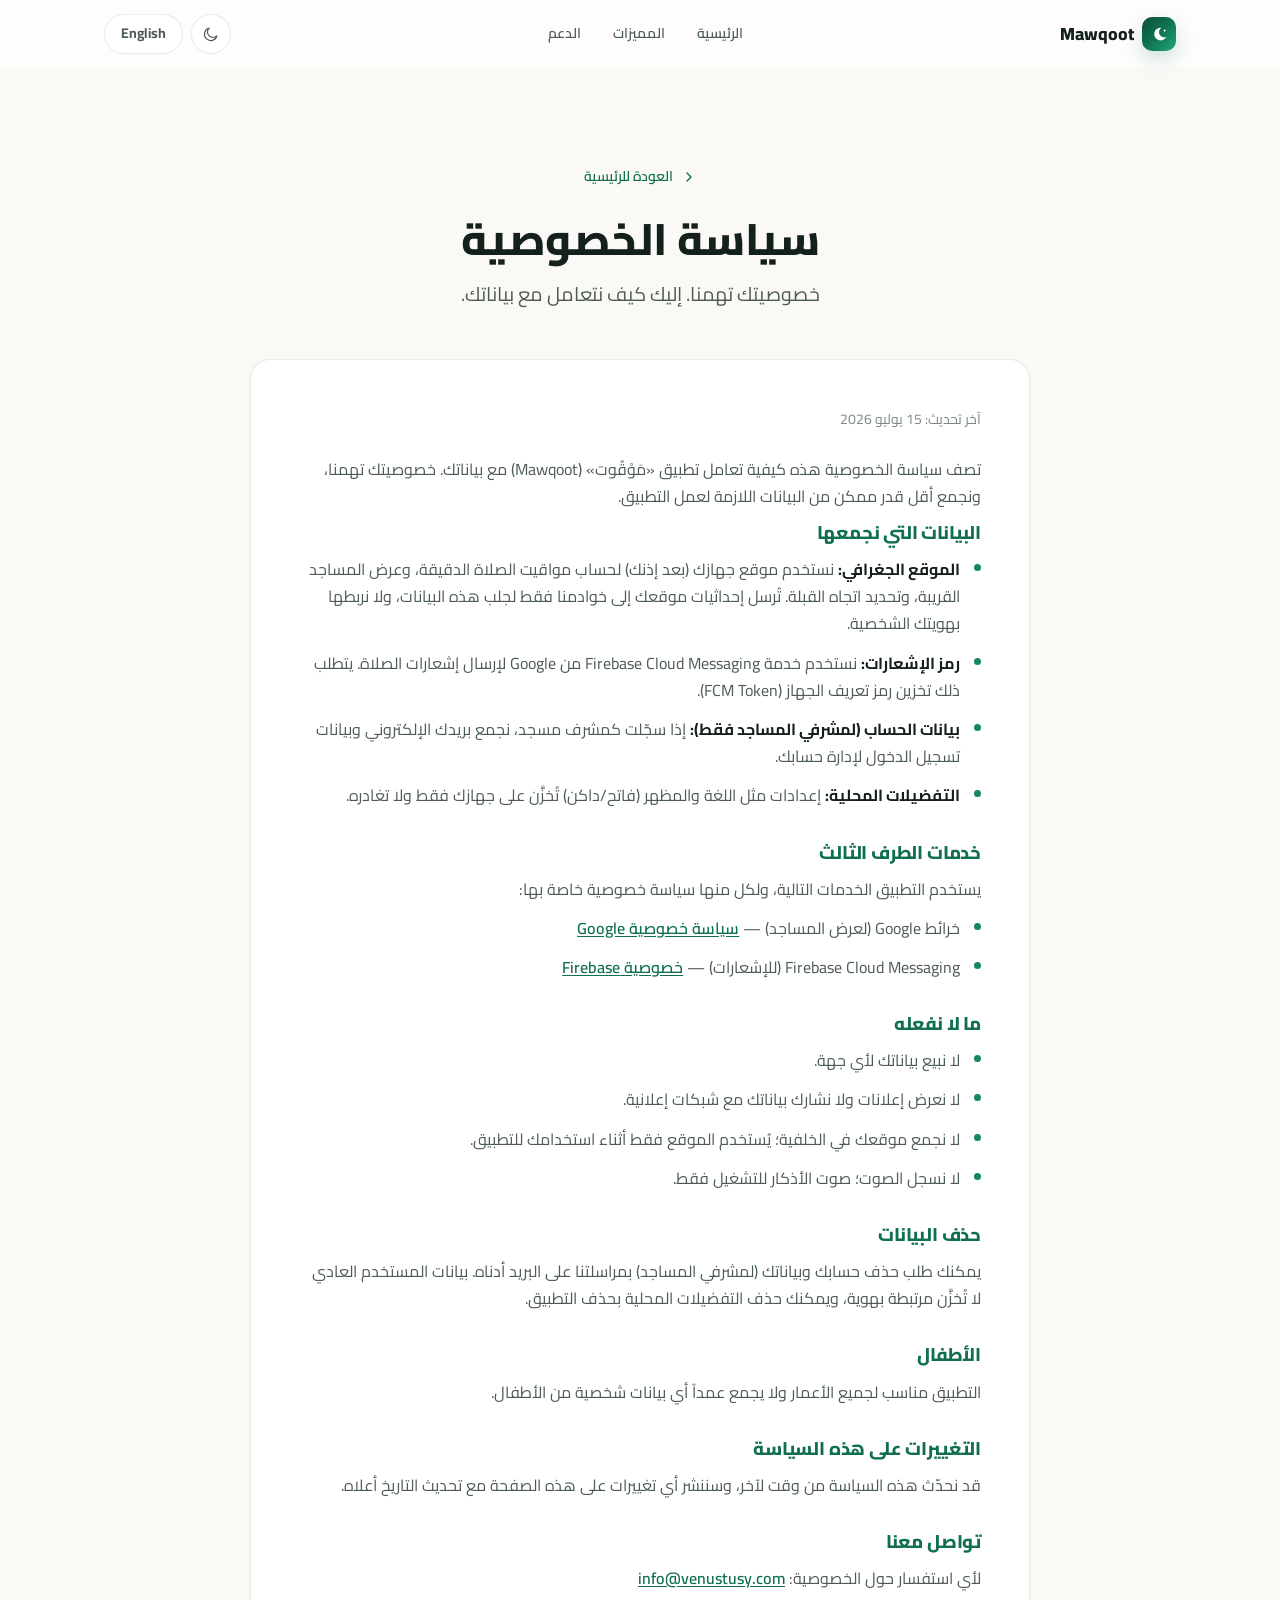
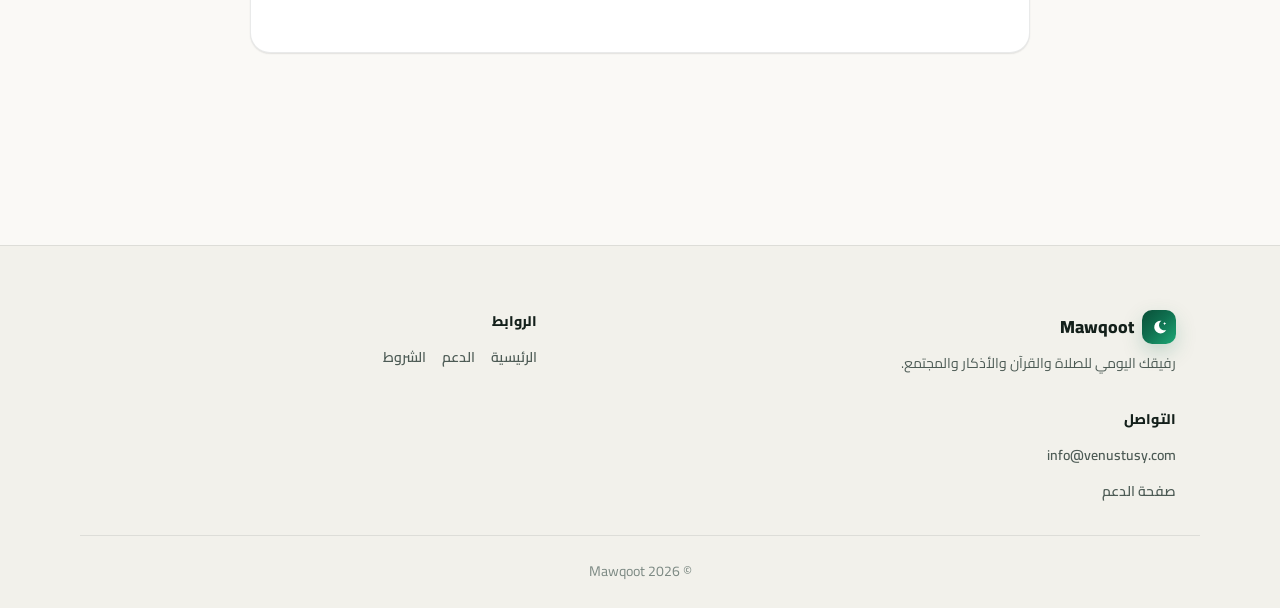
<file: privacy.html>
<!DOCTYPE html>
<html lang="ar" dir="rtl" data-title-ar="سياسة الخصوصية — Mawqoot" data-title-en="Privacy Policy — Mawqoot">
<head>
<meta charset="UTF-8">
<meta name="viewport" content="width=device-width, initial-scale=1.0">
<title>سياسة الخصوصية — Mawqoot Privacy Policy</title>
<meta name="description" content="Mawqoot privacy policy — what data the app collects, how it is used, and how to contact us. سياسة خصوصية تطبيق مَوْقُوت: البيانات التي نجمعها وكيفية استخدامها." />
    <meta name="theme-color" content="#0a4f38">
<link rel="icon" href="data:image/svg+xml,%3Csvg xmlns='http://www.w3.org/2000/svg' viewBox='0 0 24 24'%3E%3Cpath fill='%230f6f4f' d='M14.5 3.5A8 8 0 1 0 20.5 15 6.5 6.5 0 0 1 14.5 3.5Z'/%3E%3Cpath fill='%23c9a227' d='m18.5 5 .6 1.4L20.5 7l-1.4.6-.6 1.4-.6-1.4L16.5 7l1.4-.6.6-1.4Z'/%3E%3C/svg%3E">
<link rel="preconnect" href="https://fonts.googleapis.com">
<link rel="preconnect" href="https://fonts.gstatic.com" crossorigin>
<link href="https://fonts.googleapis.com/css2?family=Cairo:wght@400;500;600;700;800;900&display=swap" rel="stylesheet">
<script>
/* Applied before first paint so a saved theme/language never flashes the wrong one. */
(function(){try{
  var t=localStorage.getItem('iqamaTheme');
  if(t){document.documentElement.setAttribute('data-theme',t);}
  var l=localStorage.getItem('iqamaLang');
  if(l){document.documentElement.lang=l;document.documentElement.dir=(l==='ar'?'rtl':'ltr');}
}catch(e){}})();
</script>

<link rel="stylesheet" href="assets/css/style.css?v=8">
</head>
<body>
<a class="skip-link" href="#main" data-ar="تخطَّ إلى المحتوى" data-en="Skip to content">تخطَّ إلى المحتوى</a>

<header class="nav">
  <div class="nav-inner">
    <a href="index.html" class="brand">
      <span class="brand-mark" aria-hidden="true">
        <svg viewBox="0 0 24 24" fill="currentColor"><path d="M14.5 3.5A8 8 0 1 0 20.5 15 6.5 6.5 0 0 1 14.5 3.5Z"/><path d="m18.5 5 .6 1.4L20.5 7l-1.4.6-.6 1.4-.6-1.4L16.5 7l1.4-.6.6-1.4Z"/></svg>
      </span>
      <span>Mawqoot</span>
    </a>
    <nav class="nav-links" id="navLinks" aria-label="Primary">
      <a href="index.html" data-ar="الرئيسية" data-en="Home">الرئيسية</a>
      <a href="index.html#features" data-ar="المميزات" data-en="Features">المميزات</a>
      <a href="support.html" data-ar="الدعم" data-en="Support">الدعم</a>
    </nav>
    <div class="nav-actions">
      <button class="icon-btn" id="themeBtn" type="button" aria-label="Toggle color theme">
        <svg class="icon-moon" viewBox="0 0 24 24" fill="none" stroke="currentColor" stroke-width="1.6" stroke-linecap="round" stroke-linejoin="round"><path d="M20 14.5A8.5 8.5 0 1 1 9.5 4 6.8 6.8 0 0 0 20 14.5Z"/></svg>
        <svg class="icon-sun" viewBox="0 0 24 24" fill="none" stroke="currentColor" stroke-width="1.6" stroke-linecap="round" stroke-linejoin="round"><circle cx="12" cy="12" r="4.2"/><path d="M12 2.5v2.2M12 19.3v2.2M4.2 4.2l1.6 1.6M18.2 18.2l1.6 1.6M2.5 12h2.2M19.3 12h2.2M4.2 19.8l1.6-1.6M18.2 5.8l1.6-1.6"/></svg>
      </button>
      <button class="icon-btn lang-btn" id="langBtn" type="button">English</button>
      <button class="icon-btn nav-toggle" id="navToggle" type="button" aria-expanded="false" aria-controls="navLinks" aria-label="Menu">
        <span class="bars" aria-hidden="true"><span></span></span>
      </button>
    </div>
  </div>
</header>

<main id="main">
  <section class="page-hero">
    <div class="container">
      <div class="reveal">
        <a class="back-link" href="index.html">
          <svg viewBox="0 0 24 24" fill="none" stroke="currentColor" stroke-width="2" stroke-linecap="round" stroke-linejoin="round"><path d="M15 6l-6 6 6 6"/></svg>
          <span data-ar="العودة للرئيسية" data-en="Back to home">العودة للرئيسية</span>
        </a>
        <h1 data-ar="سياسة الخصوصية" data-en="Privacy Policy">سياسة الخصوصية</h1>
        <p data-ar="خصوصيتك تهمنا. إليك كيف نتعامل مع بياناتك." data-en="Your privacy matters to us. Here's how we handle your data.">خصوصيتك تهمنا. إليك كيف نتعامل مع بياناتك.</p>
      </div>
    </div>
  </section>

  <section class="section" style="padding-top:0">
    <div class="container">
      <div class="prose-card reveal">
        <p class="muted" data-ar="آخر تحديث: 15 يوليو 2026" data-en="Last updated: July 15, 2026">آخر تحديث: 15 يوليو 2026</p>
        <p data-ar="تصف سياسة الخصوصية هذه كيفية تعامل تطبيق «مَوْقُوت» (Mawqoot) مع بياناتك. خصوصيتك تهمنا، ونجمع أقل قدر ممكن من البيانات اللازمة لعمل التطبيق." data-en="This Privacy Policy describes how the Mawqoot app handles your data. We collect the minimum data necessary for the app to function.">تصف سياسة الخصوصية هذه كيفية تعامل تطبيق «مَوْقُوت» (Mawqoot) مع بياناتك. خصوصيتك تهمنا، ونجمع أقل قدر ممكن من البيانات اللازمة لعمل التطبيق.</p>

        <h2 data-ar="البيانات التي نجمعها" data-en="Data We Collect">البيانات التي نجمعها</h2>
        <ul>
          <li><strong data-ar="الموقع الجغرافي:" data-en="Location:">الموقع الجغرافي:</strong> <span data-ar="نستخدم موقع جهازك (بعد إذنك) لحساب مواقيت الصلاة الدقيقة، وعرض المساجد القريبة، وتحديد اتجاه القبلة. تُرسل إحداثيات موقعك إلى خوادمنا فقط لجلب هذه البيانات، ولا نربطها بهويتك الشخصية." data-en="With your permission, we use your device's location to calculate accurate prayer times, show nearby mosques, and determine the Qibla direction. Your coordinates are sent to our servers only to retrieve this data and are not linked to your personal identity.">نستخدم موقع جهازك (بعد إذنك) لحساب مواقيت الصلاة الدقيقة، وعرض المساجد القريبة، وتحديد اتجاه القبلة. تُرسل إحداثيات موقعك إلى خوادمنا فقط لجلب هذه البيانات، ولا نربطها بهويتك الشخصية.</span></li>
          <li><strong data-ar="رمز الإشعارات:" data-en="Push notification token:">رمز الإشعارات:</strong> <span data-ar="نستخدم خدمة Firebase Cloud Messaging من Google لإرسال إشعارات الصلاة. يتطلب ذلك تخزين رمز تعريف الجهاز (FCM Token)." data-en="We use Google's Firebase Cloud Messaging to deliver prayer notifications, which requires storing a device token (FCM token).">نستخدم خدمة Firebase Cloud Messaging من Google لإرسال إشعارات الصلاة. يتطلب ذلك تخزين رمز تعريف الجهاز (FCM Token).</span></li>
          <li><strong data-ar="بيانات الحساب (لمشرفي المساجد فقط):" data-en="Account data (mosque admins only):">بيانات الحساب (لمشرفي المساجد فقط):</strong> <span data-ar="إذا سجّلت كمشرف مسجد، نجمع بريدك الإلكتروني وبيانات تسجيل الدخول لإدارة حسابك." data-en="If you register as a mosque administrator, we collect your email address and login credentials to manage your account.">إذا سجّلت كمشرف مسجد، نجمع بريدك الإلكتروني وبيانات تسجيل الدخول لإدارة حسابك.</span></li>
          <li><strong data-ar="التفضيلات المحلية:" data-en="Local preferences:">التفضيلات المحلية:</strong> <span data-ar="إعدادات مثل اللغة والمظهر (فاتح/داكن) تُخزَّن على جهازك فقط ولا تغادره." data-en="Settings such as language and theme (light/dark) are stored on your device only and never leave it.">إعدادات مثل اللغة والمظهر (فاتح/داكن) تُخزَّن على جهازك فقط ولا تغادره.</span></li>
        </ul>

        <h2 data-ar="خدمات الطرف الثالث" data-en="Third-Party Services">خدمات الطرف الثالث</h2>
        <p data-ar="يستخدم التطبيق الخدمات التالية، ولكل منها سياسة خصوصية خاصة بها:" data-en="The app uses the following services, each with its own privacy policy:">يستخدم التطبيق الخدمات التالية، ولكل منها سياسة خصوصية خاصة بها:</p>
        <ul>
          <li><span data-ar="خرائط Google (لعرض المساجد) —" data-en="Google Maps (mosque locator) —">خرائط Google (لعرض المساجد) —</span> <a href="https://policies.google.com/privacy" data-ar="سياسة خصوصية Google" data-en="Google Privacy Policy">سياسة خصوصية Google</a></li>
          <li><span data-ar="Firebase Cloud Messaging (للإشعارات) —" data-en="Firebase Cloud Messaging (notifications) —">Firebase Cloud Messaging (للإشعارات) —</span> <a href="https://firebase.google.com/support/privacy" data-ar="خصوصية Firebase" data-en="Firebase Privacy">خصوصية Firebase</a></li>
        </ul>

        <h2 data-ar="ما لا نفعله" data-en="What We Do NOT Do">ما لا نفعله</h2>
        <ul>
          <li data-ar="لا نبيع بياناتك لأي جهة." data-en="We do not sell your data to anyone.">لا نبيع بياناتك لأي جهة.</li>
          <li data-ar="لا نعرض إعلانات ولا نشارك بياناتك مع شبكات إعلانية." data-en="We do not show ads or share data with advertising networks.">لا نعرض إعلانات ولا نشارك بياناتك مع شبكات إعلانية.</li>
          <li data-ar="لا نجمع موقعك في الخلفية؛ يُستخدم الموقع فقط أثناء استخدامك للتطبيق." data-en="We do not collect your location in the background; location is used only while you use the app.">لا نجمع موقعك في الخلفية؛ يُستخدم الموقع فقط أثناء استخدامك للتطبيق.</li>
          <li data-ar="لا نسجل الصوت؛ صوت الأذكار للتشغيل فقط." data-en="We do not record audio; Athkar audio is playback only.">لا نسجل الصوت؛ صوت الأذكار للتشغيل فقط.</li>
        </ul>

        <h2 data-ar="حذف البيانات" data-en="Data Deletion">حذف البيانات</h2>
        <p data-ar="يمكنك طلب حذف حسابك وبياناتك (لمشرفي المساجد) بمراسلتنا على البريد أدناه. بيانات المستخدم العادي لا تُخزَّن مرتبطة بهوية، ويمكنك حذف التفضيلات المحلية بحذف التطبيق." data-en="Mosque administrators can request deletion of their account and data by emailing us at the address below. Regular user data is not stored linked to an identity; local preferences are removed by uninstalling the app.">يمكنك طلب حذف حسابك وبياناتك (لمشرفي المساجد) بمراسلتنا على البريد أدناه. بيانات المستخدم العادي لا تُخزَّن مرتبطة بهوية، ويمكنك حذف التفضيلات المحلية بحذف التطبيق.</p>

        <h2 data-ar="الأطفال" data-en="Children">الأطفال</h2>
        <p data-ar="التطبيق مناسب لجميع الأعمار ولا يجمع عمداً أي بيانات شخصية من الأطفال." data-en="The app is suitable for all ages and does not knowingly collect personal data from children.">التطبيق مناسب لجميع الأعمار ولا يجمع عمداً أي بيانات شخصية من الأطفال.</p>

        <h2 data-ar="التغييرات على هذه السياسة" data-en="Changes to This Policy">التغييرات على هذه السياسة</h2>
        <p data-ar="قد نحدّث هذه السياسة من وقت لآخر، وسننشر أي تغييرات على هذه الصفحة مع تحديث التاريخ أعلاه." data-en="We may update this policy from time to time. Changes will be posted on this page with an updated date above.">قد نحدّث هذه السياسة من وقت لآخر، وسننشر أي تغييرات على هذه الصفحة مع تحديث التاريخ أعلاه.</p>

        <h2 data-ar="تواصل معنا" data-en="Contact Us">تواصل معنا</h2>
        <p><span data-ar="لأي استفسار حول الخصوصية:" data-en="For privacy questions:">لأي استفسار حول الخصوصية:</span> <a href="mailto:info@venustusy.com">info@venustusy.com</a></p>
      </div>
    </div>
  </section>
</main>

<footer class="site-footer">
  <div class="footer-inner">
    <div class="footer-brand">
      <a href="index.html" class="brand">
        <span class="brand-mark" aria-hidden="true"><svg viewBox="0 0 24 24" fill="currentColor"><path d="M14.5 3.5A8 8 0 1 0 20.5 15 6.5 6.5 0 0 1 14.5 3.5Z"/><path d="m18.5 5 .6 1.4L20.5 7l-1.4.6-.6 1.4-.6-1.4L16.5 7l1.4-.6.6-1.4Z"/></svg></span>
        <span>Mawqoot</span>
      </a>
      <p data-ar="رفيقك اليومي للصلاة والقرآن والأذكار والمجتمع." data-en="Your daily companion for prayer, Quran, Athkar, and community.">رفيقك اليومي للصلاة والقرآن والأذكار والمجتمع.</p>
    </div>
    <div class="footer-column">
      <span class="footer-heading" data-ar="الروابط" data-en="Links">الروابط</span>
      <nav class="footer-links" aria-label="Footer">
        <a href="index.html" data-ar="الرئيسية" data-en="Home">الرئيسية</a>
        <a href="support.html" data-ar="الدعم" data-en="Support">الدعم</a>
        <a href="terms.html" data-ar="الشروط" data-en="Terms">الشروط</a>
      </nav>
    </div>
    <div class="footer-column">
      <span class="footer-heading" data-ar="التواصل" data-en="Contact">التواصل</span>
      <a class="footer-contact" href="mailto:info@venustusy.com?subject=Mawqoot%20Privacy">info@venustusy.com</a>
      <a class="footer-contact" href="support.html" data-ar="صفحة الدعم" data-en="Support page">صفحة الدعم</a>
    </div>
  </div>
  <div class="footer-bottom">© 2026 Mawqoot</div>
</footer>

<script src="assets/js/main.js?v=8"></script>
</body>
</html>
</file>
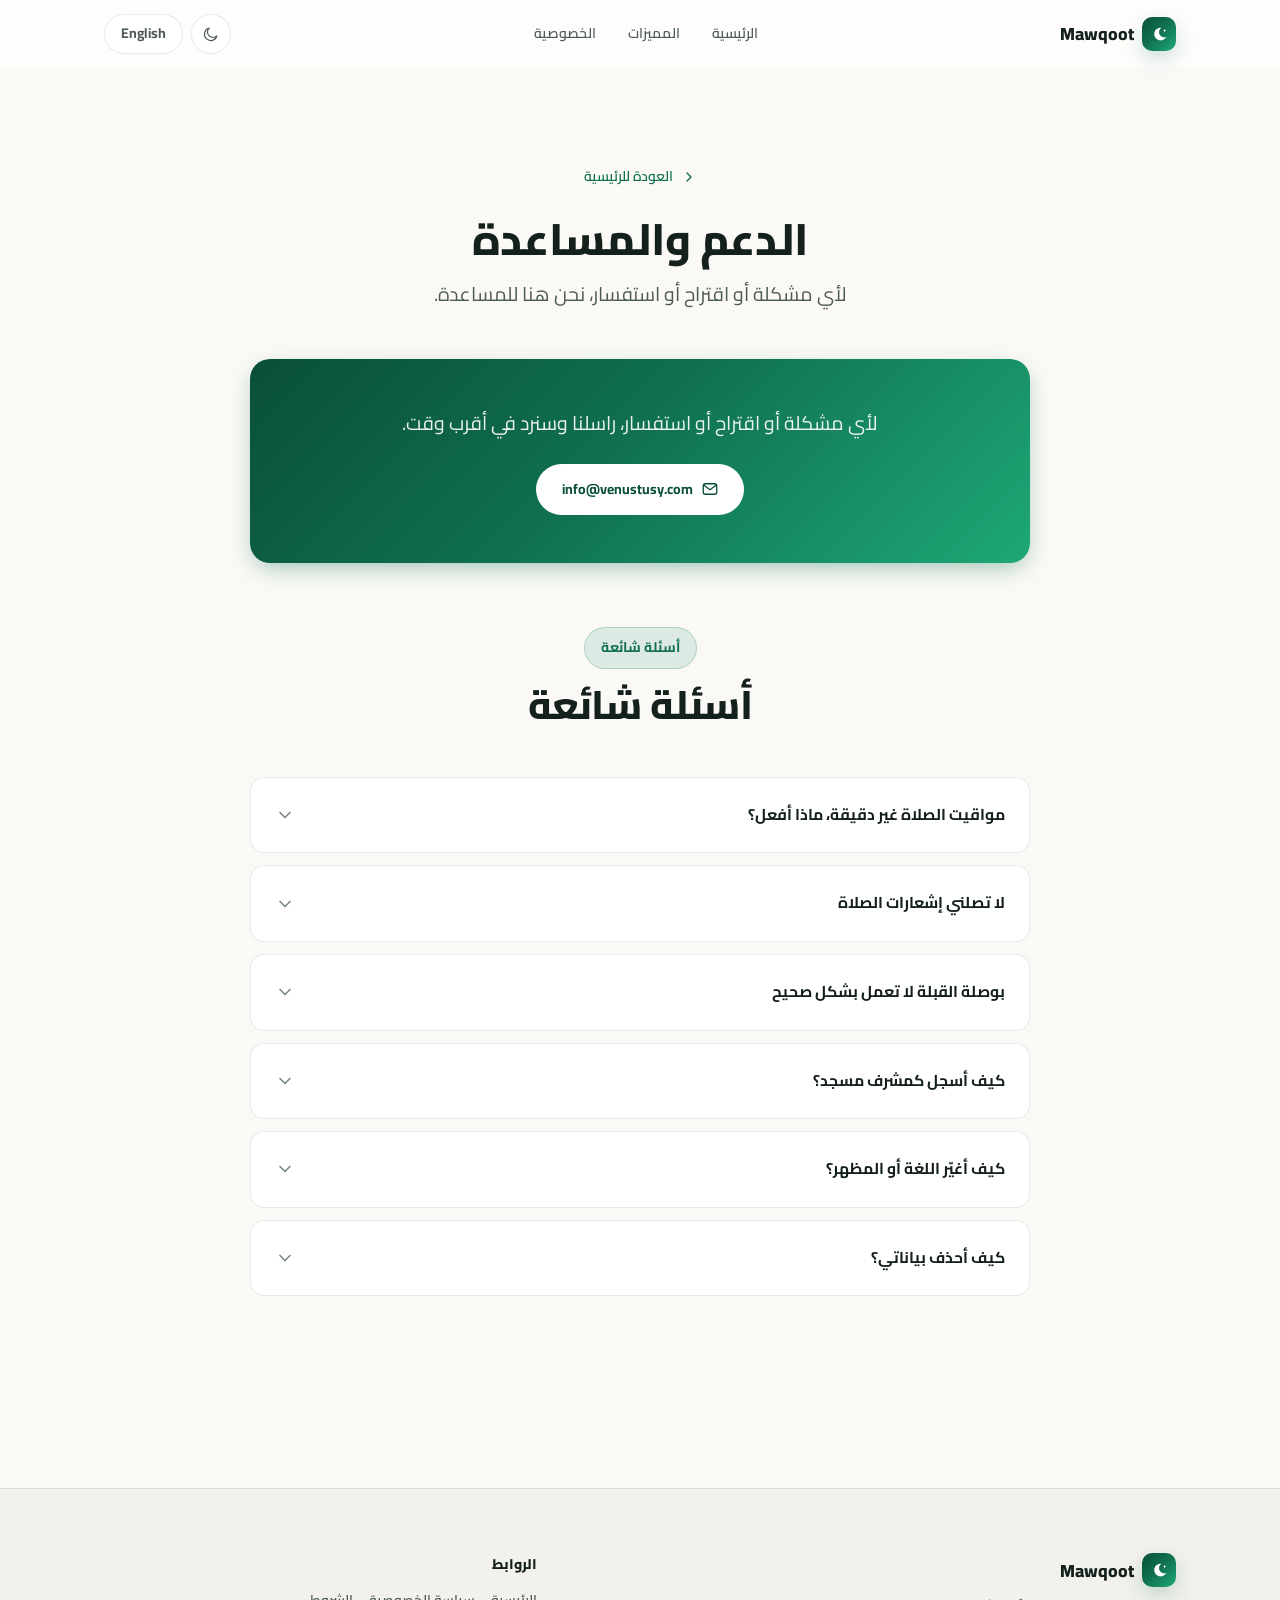
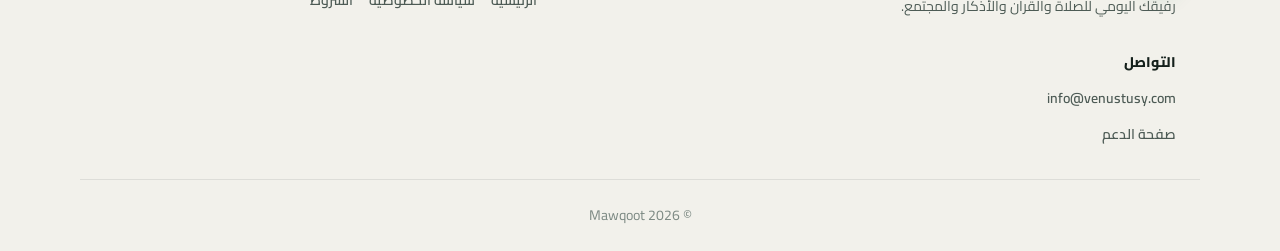
<file: support.html>
<!doctype html>
<html
  lang="ar"
  dir="rtl"
  data-title-ar="الدعم — Mawqoot"
  data-title-en="Support — Mawqoot"
>
  <head>
    <meta charset="UTF-8" />
    <meta name="viewport" content="width=device-width, initial-scale=1.0" />
    <title>الدعم — Mawqoot Support</title>
    <meta name="description" content="Mawqoot support and help — frequently asked questions and how to reach the team. الدعم والمساعدة لتطبيق مَوْقُوت: الأسئلة الشائعة وطرق التواصل مع الفريق." />
    <meta name="theme-color" content="#0a4f38" />
    <link
      rel="icon"
      href="data:image/svg+xml,%3Csvg xmlns='http://www.w3.org/2000/svg' viewBox='0 0 24 24'%3E%3Cpath fill='%230f6f4f' d='M14.5 3.5A8 8 0 1 0 20.5 15 6.5 6.5 0 0 1 14.5 3.5Z'/%3E%3Cpath fill='%23c9a227' d='m18.5 5 .6 1.4L20.5 7l-1.4.6-.6 1.4-.6-1.4L16.5 7l1.4-.6.6-1.4Z'/%3E%3C/svg%3E"
    />
    <link rel="preconnect" href="https://fonts.googleapis.com" />
    <link rel="preconnect" href="https://fonts.gstatic.com" crossorigin />
    <link
      href="https://fonts.googleapis.com/css2?family=Cairo:wght@400;500;600;700;800;900&display=swap"
      rel="stylesheet"
    />
    <script>
/* Applied before first paint so a saved theme/language never flashes the wrong one. */
(function(){try{
  var t=localStorage.getItem('iqamaTheme');
  if(t){document.documentElement.setAttribute('data-theme',t);}
  var l=localStorage.getItem('iqamaLang');
  if(l){document.documentElement.lang=l;document.documentElement.dir=(l==='ar'?'rtl':'ltr');}
}catch(e){}})();
</script>

    <link rel="stylesheet" href="assets/css/style.css?v=8" />
  </head>
  <body>
    <a
      class="skip-link"
      href="#main"
      data-ar="تخطَّ إلى المحتوى"
      data-en="Skip to content"
      >تخطَّ إلى المحتوى</a
    >

    <header class="nav">
      <div class="nav-inner">
        <a href="index.html" class="brand">
          <span class="brand-mark" aria-hidden="true">
            <svg viewBox="0 0 24 24" fill="currentColor">
              <path d="M14.5 3.5A8 8 0 1 0 20.5 15 6.5 6.5 0 0 1 14.5 3.5Z" />
              <path
                d="m18.5 5 .6 1.4L20.5 7l-1.4.6-.6 1.4-.6-1.4L16.5 7l1.4-.6.6-1.4Z"
              />
            </svg>
          </span>
          <span>Mawqoot</span>
        </a>
        <nav class="nav-links" id="navLinks" aria-label="Primary">
          <a href="index.html" data-ar="الرئيسية" data-en="Home">الرئيسية</a>
          <a href="index.html#features" data-ar="المميزات" data-en="Features"
            >المميزات</a
          >
          <a href="privacy.html" data-ar="الخصوصية" data-en="Privacy"
            >الخصوصية</a
          >
        </nav>
        <div class="nav-actions">
          <button
            class="icon-btn"
            id="themeBtn"
            type="button"
            aria-label="Toggle color theme"
          >
            <svg
              class="icon-moon"
              viewBox="0 0 24 24"
              fill="none"
              stroke="currentColor"
              stroke-width="1.6"
              stroke-linecap="round"
              stroke-linejoin="round"
            >
              <path d="M20 14.5A8.5 8.5 0 1 1 9.5 4 6.8 6.8 0 0 0 20 14.5Z" />
            </svg>
            <svg
              class="icon-sun"
              viewBox="0 0 24 24"
              fill="none"
              stroke="currentColor"
              stroke-width="1.6"
              stroke-linecap="round"
              stroke-linejoin="round"
            >
              <circle cx="12" cy="12" r="4.2" />
              <path
                d="M12 2.5v2.2M12 19.3v2.2M4.2 4.2l1.6 1.6M18.2 18.2l1.6 1.6M2.5 12h2.2M19.3 12h2.2M4.2 19.8l1.6-1.6M18.2 5.8l1.6-1.6"
              />
            </svg>
          </button>
          <button class="icon-btn lang-btn" id="langBtn" type="button">
            English
          </button>
          <button
            class="icon-btn nav-toggle"
            id="navToggle"
            type="button"
            aria-expanded="false"
            aria-controls="navLinks"
            aria-label="Menu"
          >
            <span class="bars" aria-hidden="true"><span></span></span>
          </button>
        </div>
      </div>
    </header>

    <main id="main">
      <section class="page-hero">
        <div class="container">
          <div class="reveal">
            <a class="back-link" href="index.html">
              <svg
                viewBox="0 0 24 24"
                fill="none"
                stroke="currentColor"
                stroke-width="2"
                stroke-linecap="round"
                stroke-linejoin="round"
              >
                <path d="M15 6l-6 6 6 6" />
              </svg>
              <span data-ar="العودة للرئيسية" data-en="Back to home"
                >العودة للرئيسية</span
              >
            </a>
            <h1 data-ar="الدعم والمساعدة" data-en="Support &amp; Help">
              الدعم والمساعدة
            </h1>
            <p
              data-ar="لأي مشكلة أو اقتراح أو استفسار، نحن هنا للمساعدة."
              data-en="For any issue, suggestion, or question, we're here to help."
            >
              لأي مشكلة أو اقتراح أو استفسار، نحن هنا للمساعدة.
            </p>
          </div>
        </div>
      </section>

      <section class="section" style="padding-top: 0">
        <div class="container">
          <div class="contact-card reveal">
            <p
              data-ar="لأي مشكلة أو اقتراح أو استفسار، راسلنا وسنرد في أقرب وقت."
              data-en="For any issue, suggestion, or question, email us and we'll respond as soon as possible."
            >
              لأي مشكلة أو اقتراح أو استفسار، راسلنا وسنرد في أقرب وقت.
            </p>
            <a
              class="btn"
              href="mailto:info@venustusy.com?subject=Mawqoot%20Support"
            >
              <svg
                viewBox="0 0 24 24"
                fill="none"
                stroke="currentColor"
                stroke-width="1.8"
                stroke-linecap="round"
                stroke-linejoin="round"
                style="width: 18px; height: 18px"
              >
                <rect x="3" y="5" width="18" height="14" rx="3" />
                <path d="m4 7 8 6 8-6" />
              </svg>
              info@venustusy.com
            </a>
          </div>

          <div class="section-head reveal">
            <span class="eyebrow" data-ar="أسئلة شائعة" data-en="FAQ"
              >أسئلة شائعة</span
            >
            <h2 data-ar="أسئلة شائعة" data-en="Frequently Asked Questions">
              أسئلة شائعة
            </h2>
          </div>

          <div class="faq-list reveal">
            <details class="faq-item">
              <summary>
                <span
                  data-ar="مواقيت الصلاة غير دقيقة، ماذا أفعل؟"
                  data-en="Prayer times seem inaccurate — what should I do?"
                  >مواقيت الصلاة غير دقيقة، ماذا أفعل؟</span
                >
                <svg
                  class="chevron"
                  viewBox="0 0 24 24"
                  fill="none"
                  stroke="currentColor"
                  stroke-width="2"
                  stroke-linecap="round"
                  stroke-linejoin="round"
                >
                  <path d="m6 9 6 6 6-6" />
                </svg>
              </summary>
              <p
                class="faq-body"
                data-ar="تأكد من منح التطبيق إذن الوصول للموقع، ومن تفعيل خدمة الموقع (GPS) في جهازك. المواقيت تُحسب بناءً على موقعك الحالي."
                data-en="Make sure the app has location permission and that GPS is enabled on your device. Times are calculated from your current location."
              >
                تأكد من منح التطبيق إذن الوصول للموقع، ومن تفعيل خدمة الموقع
                (GPS) في جهازك. المواقيت تُحسب بناءً على موقعك الحالي.
              </p>
            </details>
            <details class="faq-item">
              <summary>
                <span
                  data-ar="لا تصلني إشعارات الصلاة"
                  data-en="I'm not receiving prayer notifications"
                  >لا تصلني إشعارات الصلاة</span
                >
                <svg
                  class="chevron"
                  viewBox="0 0 24 24"
                  fill="none"
                  stroke="currentColor"
                  stroke-width="2"
                  stroke-linecap="round"
                  stroke-linejoin="round"
                >
                  <path d="m6 9 6 6 6-6" />
                </svg>
              </summary>
              <p
                class="faq-body"
                data-ar="تأكد من السماح بالإشعارات للتطبيق من إعدادات الجهاز، وأن وضع عدم الإزعاج أو توفير البطارية لا يمنع الإشعارات."
                data-en="Allow notifications for the app in your device settings, and check that Do Not Disturb or battery saver isn't blocking them."
              >
                تأكد من السماح بالإشعارات للتطبيق من إعدادات الجهاز، وأن وضع عدم
                الإزعاج أو توفير البطارية لا يمنع الإشعارات.
              </p>
            </details>
            <details class="faq-item">
              <summary>
                <span
                  data-ar="بوصلة القبلة لا تعمل بشكل صحيح"
                  data-en="The Qibla compass isn't accurate"
                  >بوصلة القبلة لا تعمل بشكل صحيح</span
                >
                <svg
                  class="chevron"
                  viewBox="0 0 24 24"
                  fill="none"
                  stroke="currentColor"
                  stroke-width="2"
                  stroke-linecap="round"
                  stroke-linejoin="round"
                >
                  <path d="m6 9 6 6 6-6" />
                </svg>
              </summary>
              <p
                class="faq-body"
                data-ar="حرّك جهازك على شكل رقم 8 لمعايرة البوصلة، وابتعد عن الأجسام المعدنية والمغناطيسية."
                data-en="Move your device in a figure-8 motion to calibrate the compass, and keep it away from metal and magnetic objects."
              >
                حرّك جهازك على شكل رقم 8 لمعايرة البوصلة، وابتعد عن الأجسام
                المعدنية والمغناطيسية.
              </p>
            </details>
            <details class="faq-item">
              <summary>
                <span
                  data-ar="كيف أسجل كمشرف مسجد؟"
                  data-en="How do I register as a mosque admin?"
                  >كيف أسجل كمشرف مسجد؟</span
                >
                <svg
                  class="chevron"
                  viewBox="0 0 24 24"
                  fill="none"
                  stroke="currentColor"
                  stroke-width="2"
                  stroke-linecap="round"
                  stroke-linejoin="round"
                >
                  <path d="m6 9 6 6 6-6" />
                </svg>
              </summary>
              <p
                class="faq-body"
                data-ar="من شاشة الإعدادات اختر تسجيل الدخول ثم أنشئ حساب مشرف مسجد لإدارة بيانات مسجدك ومواقيت المَوْقُوت."
                data-en="Open Settings, choose Login, and create a mosque admin account to manage your mosque's details and iqama times."
              >
                من شاشة الإعدادات اختر تسجيل الدخول ثم أنشئ حساب مشرف مسجد
                لإدارة بيانات مسجدك ومواقيت المَوْقُوت.
              </p>
            </details>
            <details class="faq-item">
              <summary>
                <span
                  data-ar="كيف أغيّر اللغة أو المظهر؟"
                  data-en="How do I change the language or theme?"
                  >كيف أغيّر اللغة أو المظهر؟</span
                >
                <svg
                  class="chevron"
                  viewBox="0 0 24 24"
                  fill="none"
                  stroke="currentColor"
                  stroke-width="2"
                  stroke-linecap="round"
                  stroke-linejoin="round"
                >
                  <path d="m6 9 6 6 6-6" />
                </svg>
              </summary>
              <p
                class="faq-body"
                data-ar="من شاشة الإعدادات يمكنك التبديل بين العربية والإنجليزية وبين الوضع الفاتح والداكن."
                data-en="In Settings you can switch between Arabic and English and between light and dark mode."
              >
                من شاشة الإعدادات يمكنك التبديل بين العربية والإنجليزية وبين
                الوضع الفاتح والداكن.
              </p>
            </details>
            <details class="faq-item">
              <summary>
                <span
                  data-ar="كيف أحذف بياناتي؟"
                  data-en="How do I delete my data?"
                  >كيف أحذف بياناتي؟</span
                >
                <svg
                  class="chevron"
                  viewBox="0 0 24 24"
                  fill="none"
                  stroke="currentColor"
                  stroke-width="2"
                  stroke-linecap="round"
                  stroke-linejoin="round"
                >
                  <path d="m6 9 6 6 6-6" />
                </svg>
              </summary>
              <p class="faq-body">
                <span data-ar="راجع" data-en="See the">راجع</span>
                <a
                  href="privacy.html"
                  data-ar="سياسة الخصوصية"
                  data-en="Privacy Policy"
                  >سياسة الخصوصية</a
                ><span
                  data-ar="، أو راسلنا مباشرة لطلب حذف حساب مشرف المسجد."
                  data-en=", or email us directly to request mosque-admin account deletion."
                  >، أو راسلنا مباشرة لطلب حذف حساب مشرف المسجد.</span
                >
              </p>
            </details>
          </div>
        </div>
      </section>
    </main>

<footer class="site-footer">
  <div class="footer-inner">
    <div class="footer-brand">
      <a href="index.html" class="brand">
        <span class="brand-mark" aria-hidden="true"><svg viewBox="0 0 24 24" fill="currentColor"><path d="M14.5 3.5A8 8 0 1 0 20.5 15 6.5 6.5 0 0 1 14.5 3.5Z"/><path d="m18.5 5 .6 1.4L20.5 7l-1.4.6-.6 1.4-.6-1.4L16.5 7l1.4-.6.6-1.4Z"/></svg></span>
        <span>Mawqoot</span>
      </a>
      <p data-ar="رفيقك اليومي للصلاة والقرآن والأذكار والمجتمع." data-en="Your daily companion for prayer, Quran, Athkar, and community.">رفيقك اليومي للصلاة والقرآن والأذكار والمجتمع.</p>
    </div>
    <div class="footer-column">
      <span class="footer-heading" data-ar="الروابط" data-en="Links">الروابط</span>
      <nav class="footer-links" aria-label="Footer">
        <a href="index.html" data-ar="الرئيسية" data-en="Home">الرئيسية</a>
        <a href="privacy.html" data-ar="سياسة الخصوصية" data-en="Privacy Policy">سياسة الخصوصية</a>
        <a href="terms.html" data-ar="الشروط" data-en="Terms">الشروط</a>
      </nav>
    </div>
    <div class="footer-column">
      <span class="footer-heading" data-ar="التواصل" data-en="Contact">التواصل</span>
      <a class="footer-contact" href="mailto:info@venustusy.com?subject=Mawqoot%20Support">info@venustusy.com</a>
      <a class="footer-contact" href="support.html" data-ar="صفحة الدعم" data-en="Support page">صفحة الدعم</a>
    </div>
  </div>
  <div class="footer-bottom">© 2026 Mawqoot</div>
</footer>

<script src="assets/js/main.js?v=8"></script>
</body>
</html>
</file>
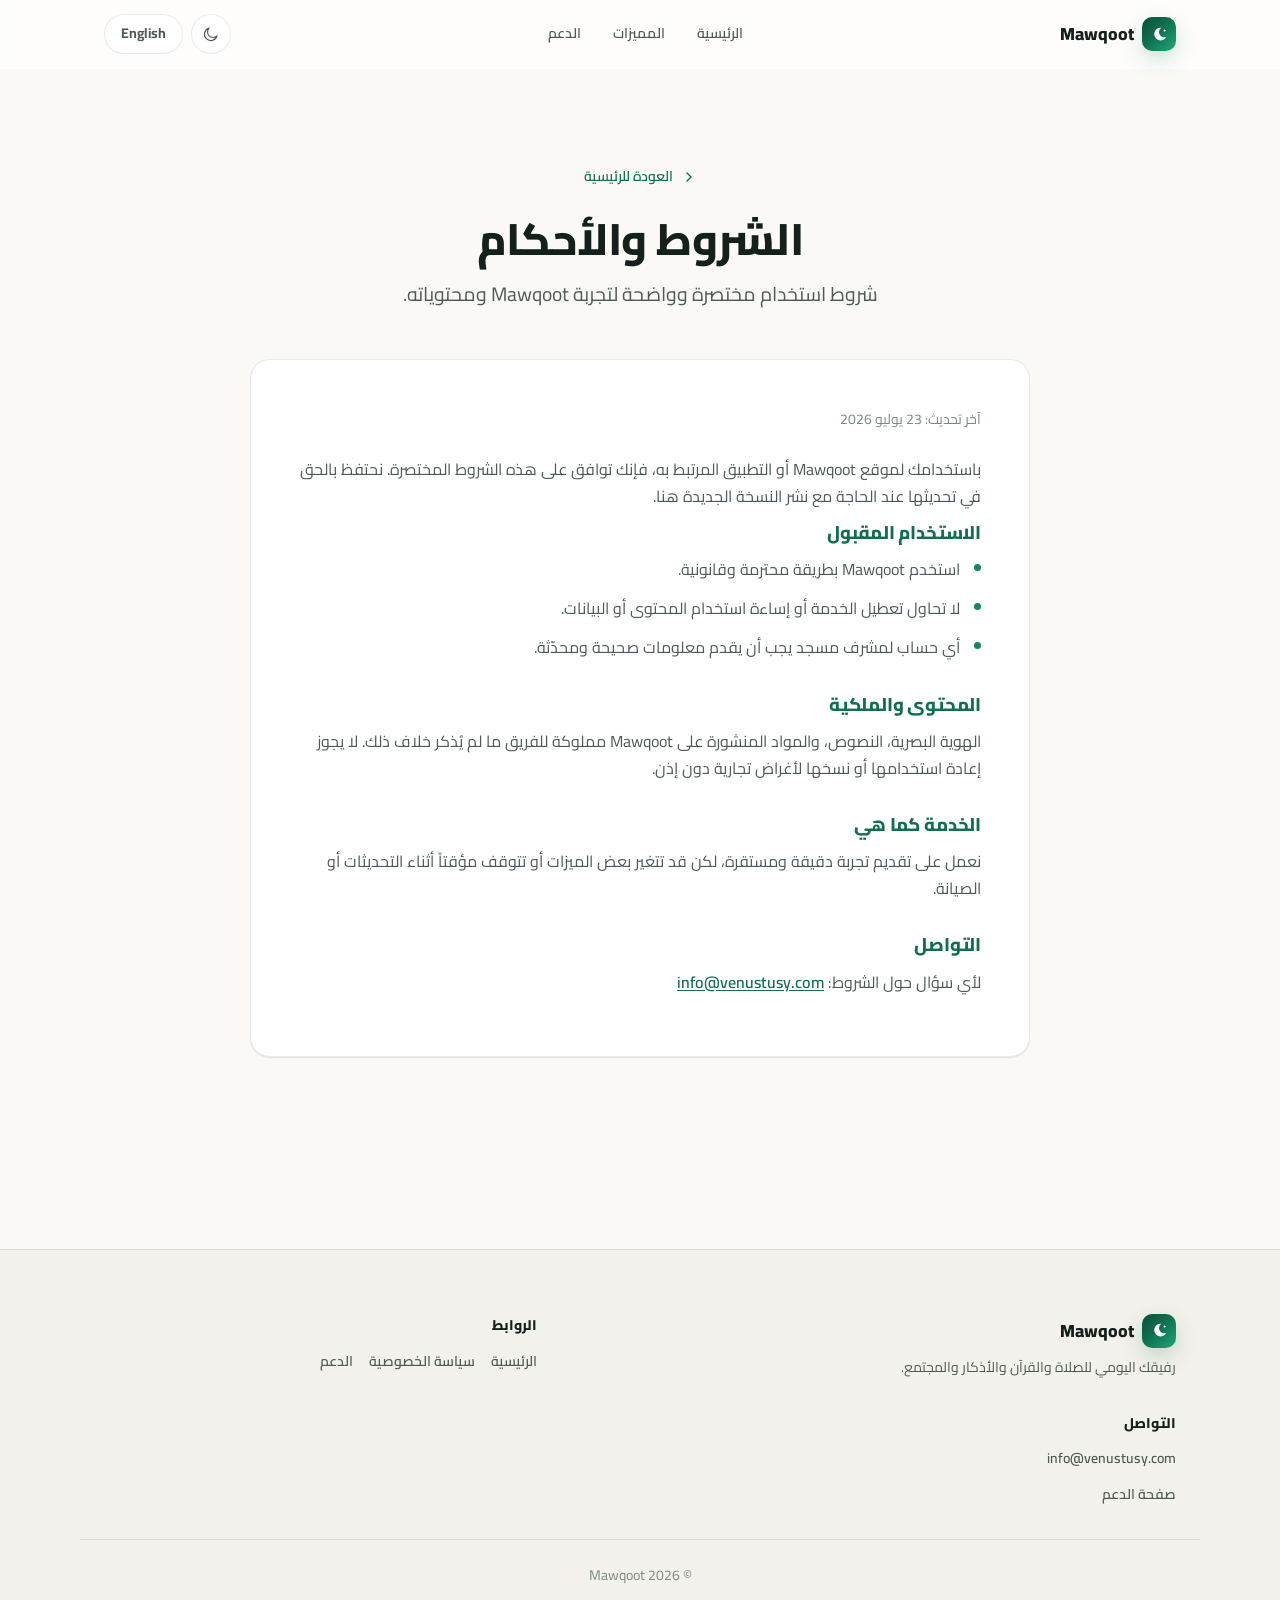
<file: terms.html>
<!DOCTYPE html>
<html lang="ar" dir="rtl" data-title-ar="الشروط والأحكام — Mawqoot" data-title-en="Terms &amp; Conditions — Mawqoot">
<head>
<meta charset="UTF-8">
<meta name="viewport" content="width=device-width, initial-scale=1.0">
<title>الشروط والأحكام — Mawqoot Terms</title>
<meta name="description" content="Mawqoot terms and conditions of use. الشروط والأحكام الخاصة باستخدام تطبيق مَوْقُوت." />
    <meta name="theme-color" content="#0a4f38">
<link rel="icon" href="data:image/svg+xml,%3Csvg xmlns='http://www.w3.org/2000/svg' viewBox='0 0 24 24'%3E%3Cpath fill='%230f6f4f' d='M14.5 3.5A8 8 0 1 0 20.5 15 6.5 6.5 0 0 1 14.5 3.5Z'/%3E%3Cpath fill='%23c9a227' d='m18.5 5 .6 1.4L20.5 7l-1.4.6-.6 1.4-.6-1.4L16.5 7l1.4-.6.6-1.4Z'/%3E%3C/svg%3E">
<link rel="preconnect" href="https://fonts.googleapis.com">
<link rel="preconnect" href="https://fonts.gstatic.com" crossorigin>
<link href="https://fonts.googleapis.com/css2?family=Cairo:wght@400;500;600;700;800;900&display=swap" rel="stylesheet">
<script>
/* Applied before first paint so a saved theme/language never flashes the wrong one. */
(function(){try{
  var t=localStorage.getItem('iqamaTheme');
  if(t){document.documentElement.setAttribute('data-theme',t);}
  var l=localStorage.getItem('iqamaLang');
  if(l){document.documentElement.lang=l;document.documentElement.dir=(l==='ar'?'rtl':'ltr');}
}catch(e){}})();
</script>

<link rel="stylesheet" href="assets/css/style.css?v=8">
</head>
<body>
<a class="skip-link" href="#main" data-ar="تخطَّ إلى المحتوى" data-en="Skip to content">تخطَّ إلى المحتوى</a>

<header class="nav">
  <div class="nav-inner">
    <a href="index.html" class="brand">
      <span class="brand-mark" aria-hidden="true">
        <svg viewBox="0 0 24 24" fill="currentColor"><path d="M14.5 3.5A8 8 0 1 0 20.5 15 6.5 6.5 0 0 1 14.5 3.5Z"/><path d="m18.5 5 .6 1.4L20.5 7l-1.4.6-.6 1.4-.6-1.4L16.5 7l1.4-.6.6-1.4Z"/></svg>
      </span>
      <span>Mawqoot</span>
    </a>
    <nav class="nav-links" id="navLinks" aria-label="Primary">
      <a href="index.html" data-ar="الرئيسية" data-en="Home">الرئيسية</a>
      <a href="index.html#features" data-ar="المميزات" data-en="Features">المميزات</a>
      <a href="support.html" data-ar="الدعم" data-en="Support">الدعم</a>
    </nav>
    <div class="nav-actions">
      <button class="icon-btn" id="themeBtn" type="button" aria-label="Toggle color theme">
        <svg class="icon-moon" viewBox="0 0 24 24" fill="none" stroke="currentColor" stroke-width="1.6" stroke-linecap="round" stroke-linejoin="round"><path d="M20 14.5A8.5 8.5 0 1 1 9.5 4 6.8 6.8 0 0 0 20 14.5Z"/></svg>
        <svg class="icon-sun" viewBox="0 0 24 24" fill="none" stroke="currentColor" stroke-width="1.6" stroke-linecap="round" stroke-linejoin="round"><circle cx="12" cy="12" r="4.2"/><path d="M12 2.5v2.2M12 19.3v2.2M4.2 4.2l1.6 1.6M18.2 18.2l1.6 1.6M2.5 12h2.2M19.3 12h2.2M4.2 19.8l1.6-1.6M18.2 5.8l1.6-1.6"/></svg>
      </button>
      <button class="icon-btn lang-btn" id="langBtn" type="button">English</button>
      <button class="icon-btn nav-toggle" id="navToggle" type="button" aria-expanded="false" aria-controls="navLinks" aria-label="Menu">
        <span class="bars" aria-hidden="true"><span></span></span>
      </button>
    </div>
  </div>
</header>

<main id="main">
  <section class="page-hero">
    <div class="container">
      <div class="reveal">
        <a class="back-link" href="index.html">
          <svg viewBox="0 0 24 24" fill="none" stroke="currentColor" stroke-width="2" stroke-linecap="round" stroke-linejoin="round"><path d="M15 6l-6 6 6 6"/></svg>
          <span data-ar="العودة للرئيسية" data-en="Back to home">العودة للرئيسية</span>
        </a>
        <h1 data-ar="الشروط والأحكام" data-en="Terms &amp; Conditions">الشروط والأحكام</h1>
        <p data-ar="شروط استخدام مختصرة وواضحة لتجربة Mawqoot ومحتوياته." data-en="Short, clear terms for using Mawqoot and its content.">شروط استخدام مختصرة وواضحة لتجربة Mawqoot ومحتوياته.</p>
      </div>
    </div>
  </section>

  <section class="section" style="padding-top:0">
    <div class="container">
      <div class="prose-card reveal">
        <p class="muted" data-ar="آخر تحديث: 23 يوليو 2026" data-en="Last updated: July 23, 2026">آخر تحديث: 23 يوليو 2026</p>
        <p data-ar="باستخدامك لموقع Mawqoot أو التطبيق المرتبط به، فإنك توافق على هذه الشروط المختصرة. نحتفظ بالحق في تحديثها عند الحاجة مع نشر النسخة الجديدة هنا." data-en="By using the Mawqoot website or related app, you agree to these brief terms. We may update them when needed and publish the revised version here.">باستخدامك لموقع Mawqoot أو التطبيق المرتبط به، فإنك توافق على هذه الشروط المختصرة. نحتفظ بالحق في تحديثها عند الحاجة مع نشر النسخة الجديدة هنا.</p>

        <h2 data-ar="الاستخدام المقبول" data-en="Acceptable Use">الاستخدام المقبول</h2>
        <ul>
          <li data-ar="استخدم Mawqoot بطريقة محترمة وقانونية." data-en="Use Mawqoot respectfully and lawfully.">استخدم Mawqoot بطريقة محترمة وقانونية.</li>
          <li data-ar="لا تحاول تعطيل الخدمة أو إساءة استخدام المحتوى أو البيانات." data-en="Do not attempt to disrupt the service or misuse its content or data.">لا تحاول تعطيل الخدمة أو إساءة استخدام المحتوى أو البيانات.</li>
          <li data-ar="أي حساب لمشرف مسجد يجب أن يقدم معلومات صحيحة ومحدّثة." data-en="Any mosque-admin account must provide accurate and up-to-date information.">أي حساب لمشرف مسجد يجب أن يقدم معلومات صحيحة ومحدّثة.</li>
        </ul>

        <h2 data-ar="المحتوى والملكية" data-en="Content and Ownership">المحتوى والملكية</h2>
        <p data-ar="الهوية البصرية، النصوص، والمواد المنشورة على Mawqoot مملوكة للفريق ما لم يُذكر خلاف ذلك. لا يجوز إعادة استخدامها أو نسخها لأغراض تجارية دون إذن." data-en="The visual identity, copy, and materials published on Mawqoot are owned by the team unless stated otherwise. They may not be reused or copied for commercial purposes without permission.">الهوية البصرية، النصوص، والمواد المنشورة على Mawqoot مملوكة للفريق ما لم يُذكر خلاف ذلك. لا يجوز إعادة استخدامها أو نسخها لأغراض تجارية دون إذن.</p>

        <h2 data-ar="الخدمة كما هي" data-en="As-Is Service">الخدمة كما هي</h2>
        <p data-ar="نعمل على تقديم تجربة دقيقة ومستقرة، لكن قد تتغير بعض الميزات أو تتوقف مؤقتاً أثناء التحديثات أو الصيانة." data-en="We aim to provide an accurate and stable experience, but some features may change or pause during updates or maintenance.">نعمل على تقديم تجربة دقيقة ومستقرة، لكن قد تتغير بعض الميزات أو تتوقف مؤقتاً أثناء التحديثات أو الصيانة.</p>

        <h2 data-ar="التواصل" data-en="Contact">التواصل</h2>
        <p><span data-ar="لأي سؤال حول الشروط:" data-en="For questions about these terms:">لأي سؤال حول الشروط:</span> <a href="mailto:info@venustusy.com">info@venustusy.com</a></p>
      </div>
    </div>
  </section>
</main>

<footer class="site-footer">
  <div class="footer-inner">
    <div class="footer-brand">
      <a href="index.html" class="brand">
        <span class="brand-mark" aria-hidden="true"><svg viewBox="0 0 24 24" fill="currentColor"><path d="M14.5 3.5A8 8 0 1 0 20.5 15 6.5 6.5 0 0 1 14.5 3.5Z"/><path d="m18.5 5 .6 1.4L20.5 7l-1.4.6-.6 1.4-.6-1.4L16.5 7l1.4-.6.6-1.4Z"/></svg></span>
        <span>Mawqoot</span>
      </a>
      <p data-ar="رفيقك اليومي للصلاة والقرآن والأذكار والمجتمع." data-en="Your daily companion for prayer, Quran, Athkar, and community.">رفيقك اليومي للصلاة والقرآن والأذكار والمجتمع.</p>
    </div>
    <div class="footer-column">
      <span class="footer-heading" data-ar="الروابط" data-en="Links">الروابط</span>
      <nav class="footer-links" aria-label="Footer">
        <a href="index.html" data-ar="الرئيسية" data-en="Home">الرئيسية</a>
        <a href="privacy.html" data-ar="سياسة الخصوصية" data-en="Privacy Policy">سياسة الخصوصية</a>
        <a href="support.html" data-ar="الدعم" data-en="Support">الدعم</a>
      </nav>
    </div>
    <div class="footer-column">
      <span class="footer-heading" data-ar="التواصل" data-en="Contact">التواصل</span>
      <a class="footer-contact" href="mailto:info@venustusy.com?subject=Mawqoot%20Terms">info@venustusy.com</a>
      <a class="footer-contact" href="support.html" data-ar="صفحة الدعم" data-en="Support page">صفحة الدعم</a>
    </div>
  </div>
  <div class="footer-bottom">© 2026 Mawqoot</div>
</footer>

<script src="assets/js/main.js?v=8"></script>
</body>
</html>
</file>
<file: assets/css/style.css>
/* ==========================================================================
   Mawqoot — Design System
   Tokens → Base → Layout → Components → Utilities → Animations
   ========================================================================== */

:root {
  /* Brand */
  --primary-900: #06301f;
  --primary-700: #0a4f38;
  --primary-600: #0f6f4f;
  --primary-500: #14875f;
  --primary-400: #1ea876;
  --primary-300: #4fc999;
  --gold-500: #c9a227;
  --gold-400: #dbb94a;

  /* Neutrals (light) */
  --bg: #faf9f6;
  --bg-alt: #f2f1eb;
  --surface: #ffffff;
  --surface-glass: rgba(255, 255, 255, 0.66);
  --border: rgba(20, 24, 22, 0.09);
  --border-strong: rgba(20, 24, 22, 0.14);
  --text: #14201b;
  --text-secondary: #4d5b55;
  --text-tertiary: #7c8983;

  /* Gradients */
  --gradient-brand: linear-gradient(135deg, var(--primary-700) 0%, var(--primary-600) 45%, var(--primary-400) 100%);
  --gradient-accent-text: linear-gradient(120deg, var(--gold-500), var(--primary-500) 65%);
  --gradient-mesh: radial-gradient(60% 60% at 15% 10%, rgba(20, 135, 95, 0.18), transparent 60%),
    radial-gradient(50% 55% at 90% 15%, rgba(201, 162, 39, 0.16), transparent 60%),
    radial-gradient(60% 60% at 50% 100%, rgba(20, 168, 118, 0.14), transparent 60%);

  /* Layout */
  --nav-h: 68px;

  /* Radii */
  --radius-sm: 10px;
  --radius-md: 14px;
  --radius-lg: 20px;
  --radius-xl: 28px;
  --radius-full: 999px;

  /* Shadows */
  --shadow-sm: 0 1px 2px rgba(15, 23, 20, 0.06), 0 1px 1px rgba(15, 23, 20, 0.04);
  --shadow-md: 0 12px 28px -12px rgba(15, 23, 20, 0.22);
  --shadow-lg: 0 28px 60px -20px rgba(15, 23, 20, 0.32);
  --shadow-glow: 0 8px 24px -6px rgba(15, 111, 79, 0.45);

  /* Spacing (8px grid) */
  --space-1: 0.25rem;
  --space-2: 0.5rem;
  --space-3: 0.75rem;
  --space-4: 1rem;
  --space-5: 1.5rem;
  --space-6: 2rem;
  --space-7: 3rem;
  --space-8: 4rem;
  --space-9: 6rem;
  --space-10: 8rem;

  /* Type scale */
  --fs-display: clamp(2.25rem, 1.55rem + 3.1vw, 3.75rem);
  --fs-h2: clamp(1.75rem, 1.45rem + 1.3vw, 2.5rem);
  --fs-h3: clamp(1.125rem, 1.03rem + 0.4vw, 1.3rem);
  --fs-lead: clamp(1.05rem, 0.98rem + 0.3vw, 1.25rem);
  --fs-body: 1rem;
  --fs-small: 0.875rem;

  /* Motion */
  --ease-out: cubic-bezier(0.16, 1, 0.3, 1);
  --ease-in-out: cubic-bezier(0.65, 0, 0.35, 1);
  --dur-fast: 160ms;
  --dur-base: 280ms;
  --dur-slow: 560ms;

  color-scheme: light;
}

:root[data-theme="dark"] {
  color-scheme: dark;
  --bg: #0a0e0c;
  --bg-alt: #0f1512;
  --surface: #131a17;
  --surface-glass: rgba(19, 26, 23, 0.62);
  --border: rgba(255, 255, 255, 0.08);
  --border-strong: rgba(255, 255, 255, 0.14);
  --text: #f3f5f3;
  --text-secondary: #a9b6b0;
  --text-tertiary: #77857f;

  --gradient-mesh: radial-gradient(60% 60% at 15% 10%, rgba(30, 168, 118, 0.22), transparent 60%),
    radial-gradient(50% 55% at 90% 15%, rgba(219, 185, 74, 0.14), transparent 60%),
    radial-gradient(60% 60% at 50% 100%, rgba(30, 168, 118, 0.16), transparent 60%);

  --shadow-sm: 0 1px 2px rgba(0, 0, 0, 0.3);
  --shadow-md: 0 12px 28px -12px rgba(0, 0, 0, 0.55);
  --shadow-lg: 0 28px 60px -20px rgba(0, 0, 0, 0.65);
}

@media (prefers-color-scheme: dark) {
  :root:not([data-theme="light"]) {
    color-scheme: dark;
    --bg: #0a0e0c;
    --bg-alt: #0f1512;
    --surface: #131a17;
    --surface-glass: rgba(19, 26, 23, 0.62);
    --border: rgba(255, 255, 255, 0.08);
    --border-strong: rgba(255, 255, 255, 0.14);
    --text: #f3f5f3;
    --text-secondary: #a9b6b0;
    --text-tertiary: #77857f;
    --gradient-mesh: radial-gradient(60% 60% at 15% 10%, rgba(30, 168, 118, 0.22), transparent 60%),
      radial-gradient(50% 55% at 90% 15%, rgba(219, 185, 74, 0.14), transparent 60%),
      radial-gradient(60% 60% at 50% 100%, rgba(30, 168, 118, 0.16), transparent 60%);
    --shadow-sm: 0 1px 2px rgba(0, 0, 0, 0.3);
    --shadow-md: 0 12px 28px -12px rgba(0, 0, 0, 0.55);
    --shadow-lg: 0 28px 60px -20px rgba(0, 0, 0, 0.65);
  }
}

/* ---------- Reset ---------- */
*, *::before, *::after { box-sizing: border-box; }
* { margin: 0; padding: 0; }
html { -webkit-text-size-adjust: 100%; scroll-behavior: smooth; }
@media (prefers-reduced-motion: reduce) {
  html { scroll-behavior: auto; }
  *, *::before, *::after { animation-duration: 0.001ms !important; animation-iteration-count: 1 !important; transition-duration: 0.001ms !important; scroll-behavior: auto !important; }
}
img, svg { display: block; max-width: 100%; }
ul { list-style: none; }
a { color: inherit; text-decoration: none; }
button { font: inherit; color: inherit; background: none; border: none; cursor: pointer; }

body {
  font-family: 'Cairo', 'Inter', system-ui, -apple-system, "Segoe UI", sans-serif;
  background: var(--bg);
  color: var(--text);
  line-height: 1.7;
  font-size: var(--fs-body);
  transition: background var(--dur-base) var(--ease-out), color var(--dur-base) var(--ease-out);
  overflow-x: hidden;
}

h1, h2, h3 { font-weight: 800; line-height: 1.2; letter-spacing: -0.01em; }

/* ---------- Utilities ---------- */
.skip-link {
  position: absolute; inset-inline-start: var(--space-4); top: -100px;
  background: var(--primary-600); color: #fff; padding: var(--space-3) var(--space-5);
  border-radius: var(--radius-sm); z-index: 200; transition: top var(--dur-fast) var(--ease-out);
}
.skip-link:focus { top: var(--space-4); }

.container { max-width: 1120px; margin-inline: auto; padding-inline: var(--space-5); }
.section { padding-block: var(--space-9); }
.eyebrow {
  display: inline-flex; align-items: center; gap: var(--space-2);
  font-size: var(--fs-small); font-weight: 700; color: var(--primary-600);
  background: color-mix(in srgb, var(--primary-500) 12%, transparent);
  border: 1px solid color-mix(in srgb, var(--primary-500) 24%, transparent);
  padding: var(--space-2) var(--space-4); border-radius: var(--radius-full);
}
:root[data-theme="dark"] .eyebrow { color: var(--primary-300); }

/* Dark-mode legibility for the small green/gold badge labels.
   Without these they keep their light-mode ink (#0a4f38 / #866b0f) and drop
   to ~1.8:1 contrast on the dark surfaces. */
:root[data-theme="dark"] .hero-status-label,
:root[data-theme="dark"] .story-label,
:root[data-theme="dark"] .screen-pill,
:root[data-theme="dark"] .trust-icon { color: var(--primary-300); }
:root[data-theme="dark"] .future-kicker,
:root[data-theme="dark"] .hero-float-label,
:root[data-theme="dark"] .screen-pill.gold { color: var(--gold-400); }

@media (prefers-color-scheme: dark) {
  :root:not([data-theme="light"]) .eyebrow,
  :root:not([data-theme="light"]) .hero-status-label,
  :root:not([data-theme="light"]) .story-label,
  :root:not([data-theme="light"]) .screen-pill,
  :root:not([data-theme="light"]) .trust-icon { color: var(--primary-300); }
  :root:not([data-theme="light"]) .future-kicker,
  :root:not([data-theme="light"]) .hero-float-label,
  :root:not([data-theme="light"]) .screen-pill.gold { color: var(--gold-400); }
}

.gradient-text {
  background: var(--gradient-accent-text);
  -webkit-background-clip: text; background-clip: text; color: transparent;
}

.section-head { text-align: center; max-width: 620px; margin-inline: auto; margin-bottom: var(--space-7); }
.section-head h2 { font-size: var(--fs-h2); margin-block: var(--space-3) var(--space-3); }
.section-head p { color: var(--text-secondary); font-size: var(--fs-lead); }

/* Focus visibility (WCAG) */
a:focus-visible, button:focus-visible, summary:focus-visible, input:focus-visible {
  outline: 2px solid var(--primary-400);
  outline-offset: 3px;
  border-radius: var(--radius-sm);
}

/* ---------- Navbar ---------- */
.nav {
  position: sticky; top: 0; z-index: 100;
  background: var(--surface-glass);
  backdrop-filter: blur(16px) saturate(160%);
  -webkit-backdrop-filter: blur(16px) saturate(160%);
  border-bottom: 1px solid transparent;
  transition: border-color var(--dur-base) var(--ease-out), box-shadow var(--dur-base) var(--ease-out);
}
.nav.is-scrolled { border-color: var(--border); box-shadow: var(--shadow-sm); }
.nav-inner {
  max-width: 1120px; margin-inline: auto; padding-inline: var(--space-5);
  height: var(--nav-h); display: flex; align-items: center; justify-content: space-between; gap: var(--space-4);
}
.brand { display: flex; align-items: center; gap: var(--space-2); font-weight: 800; font-size: 1.1rem; }
.brand .brand-mark {
  width: 34px; height: 34px; border-radius: var(--radius-sm);
  background: var(--gradient-brand); display: flex; align-items: center; justify-content: center;
  color: #fff; box-shadow: var(--shadow-glow); flex-shrink: 0;
}
.brand .brand-mark svg { width: 19px; height: 19px; }

.nav-links { display: flex; align-items: center; gap: var(--space-6); }
.nav-links a {
  font-weight: 600; font-size: var(--fs-small); color: var(--text-secondary);
  position: relative; padding-block: var(--space-1);
  transition: color var(--dur-fast) var(--ease-out);
}
.nav-links a::after {
  content: ""; position: absolute; inset-inline-start: 0; bottom: -2px; height: 2px; width: 0;
  background: var(--gradient-brand); transition: width var(--dur-base) var(--ease-out); border-radius: var(--radius-full);
}
.nav-links a:hover { color: var(--text); }
.nav-links a:hover::after { width: 100%; }

.nav-actions { display: flex; align-items: center; gap: var(--space-2); }

/* Hamburger (mobile only — shown via media query) */
.nav-actions .nav-toggle { display: none; }
.nav-toggle .bars {
  position: relative;
  width: 18px;
  height: 12px;
  display: block;
}
.nav-toggle .bars::before,
.nav-toggle .bars::after,
.nav-toggle .bars span {
  content: "";
  position: absolute;
  inset-inline: 0;
  height: 2px;
  border-radius: 2px;
  background: currentColor;
  transition: transform var(--dur-base) var(--ease-out), opacity var(--dur-fast) var(--ease-out);
}
.nav-toggle .bars::before { top: 0; }
.nav-toggle .bars span { top: 5px; }
.nav-toggle .bars::after { top: 10px; }
.nav-toggle[aria-expanded="true"] .bars::before { transform: translateY(5px) rotate(45deg); }
.nav-toggle[aria-expanded="true"] .bars span { opacity: 0; }
.nav-toggle[aria-expanded="true"] .bars::after { transform: translateY(-5px) rotate(-45deg); }
.icon-btn {
  display: inline-flex; align-items: center; justify-content: center; gap: var(--space-2);
  width: 40px; height: 40px; border-radius: var(--radius-full);
  border: 1px solid var(--border); background: var(--surface);
  color: var(--text-secondary);
  transition: transform var(--dur-fast) var(--ease-out), color var(--dur-fast) var(--ease-out), border-color var(--dur-fast) var(--ease-out), background var(--dur-fast) var(--ease-out);
}
.icon-btn svg { width: 18px; height: 18px; }
.icon-btn.lang-btn { width: auto; padding-inline: var(--space-4); font-size: var(--fs-small); font-weight: 700; }
.icon-btn:hover { color: var(--primary-600); border-color: var(--border-strong); transform: translateY(-1px); }
.icon-btn:active { transform: translateY(0) scale(0.96); }
:root[data-theme="dark"] .icon-btn:hover { color: var(--primary-300); }
.icon-btn .icon-sun { display: none; }
:root[data-theme="dark"] .icon-btn .icon-moon { display: none; }
:root[data-theme="dark"] .icon-btn .icon-sun { display: block; }

/* ---------- Buttons ---------- */
.btn {
  display: inline-flex; align-items: center; justify-content: center; gap: var(--space-2);
  padding: 0.85rem 1.6rem; border-radius: var(--radius-full); font-weight: 700; font-size: var(--fs-small);
  transition: transform var(--dur-fast) var(--ease-out), box-shadow var(--dur-base) var(--ease-out), background var(--dur-base) var(--ease-out), border-color var(--dur-fast) var(--ease-out);
  will-change: transform;
}
.btn:active { transform: scale(0.97); }
.btn-primary {
  background: var(--gradient-brand); color: #fff; box-shadow: var(--shadow-glow);
  position: relative; overflow: hidden;
}
.btn-primary::before {
  content: ""; position: absolute; inset: 0; opacity: 0;
  background: linear-gradient(120deg, transparent, rgba(255,255,255,.35), transparent);
  transform: translateX(-120%);
  transition: opacity var(--dur-fast) var(--ease-out);
}
.btn-primary:hover::before { opacity: 1; animation: sheen 1.1s var(--ease-out); }
.btn-primary:hover { transform: translateY(-2px); box-shadow: 0 14px 32px -8px rgba(15, 111, 79, 0.55); }
@keyframes sheen { to { transform: translateX(120%); } }

.btn-secondary {
  background: color-mix(in srgb, var(--surface) 84%, transparent);
  border: 1px solid var(--border);
  color: var(--text);
}
.btn-secondary:hover {
  transform: translateY(-2px);
  border-color: var(--border-strong);
  box-shadow: var(--shadow-md);
}

.btn-store {
  background: #10151a; color: #fff; border: 1px solid rgba(255,255,255,0.1);
  padding: 0.7rem 1.4rem; gap: var(--space-3); box-shadow: var(--shadow-md);
}
.btn-store.is-disabled {
  opacity: 0.7;
  cursor: default;
  pointer-events: none;
}
.btn-store:hover { transform: translateY(-3px); box-shadow: var(--shadow-lg); }
.btn-store svg { width: 24px; height: 24px; flex-shrink: 0; }
.btn-store .store-text { text-align: start; line-height: 1.25; }
.btn-store small { display: block; font-size: 0.68rem; font-weight: 400; opacity: 0.75; }
.btn-store span.store-name { font-size: 0.95rem; font-weight: 700; }

/* ---------- Hero ---------- */
.hero {
  position: relative; overflow: hidden;
  display: flex; align-items: center;
  padding-block: var(--space-8);
  min-height: calc(100vh - var(--nav-h));
  min-height: calc(100svh - var(--nav-h));
}
.hero > .container { width: 100%; }
.hero-bg { position: absolute; inset: 0; z-index: -1; background-image: var(--gradient-mesh); }
.hero-bg .orb {
  position: absolute; border-radius: 50%; filter: blur(60px); opacity: 0.55;
  animation: float 9s ease-in-out infinite;
}
.orb-1 { width: 320px; height: 320px; background: var(--primary-400); top: -80px; inset-inline-start: -60px; }
.orb-2 { width: 260px; height: 260px; background: var(--gold-400); top: 40px; inset-inline-end: -60px; animation-delay: -3s; }
.orb-3 { width: 220px; height: 220px; background: var(--primary-300); bottom: -80px; inset-inline-start: 30%; animation-delay: -6s; }
@keyframes float { 0%, 100% { transform: translateY(0) scale(1); } 50% { transform: translateY(-22px) scale(1.05); } }

.hero-layout {
  display: grid;
  grid-template-columns: minmax(0, 1.05fr) minmax(320px, 0.95fr);
  align-items: center;
  gap: var(--space-8);
}
.hero-copy { max-width: 680px; }
.hero-copy h1 { font-size: var(--fs-display); margin-block: var(--space-5) var(--space-4); }
.hero-copy .tag { font-size: var(--fs-lead); color: var(--text-secondary); max-width: 620px; }
.hero-actions {
  display: flex;
  gap: var(--space-3);
  flex-wrap: wrap;
  margin-top: var(--space-6);
}
.hero-status-grid {
  display: grid;
  grid-template-columns: repeat(2, minmax(0, 1fr));
  gap: var(--space-3);
  margin-top: var(--space-5);
}
.hero-status-card {
  background: var(--surface-glass);
  border: 1px solid var(--border);
  border-radius: 22px;
  padding: var(--space-4);
  box-shadow: var(--shadow-sm);
  backdrop-filter: blur(10px);
}
.hero-status-card strong { display: block; margin-top: var(--space-2); font-size: 1.05rem; }
.hero-status-card p { color: var(--text-secondary); font-size: 0.9rem; margin-top: var(--space-2); }
.hero-status-label {
  display: inline-flex;
  padding: 0.25rem 0.7rem;
  border-radius: var(--radius-full);
  background: color-mix(in srgb, var(--primary-500) 12%, transparent);
  color: var(--primary-700);
  font-size: 0.72rem;
  font-weight: 800;
}
.hero-countdown {
  display: grid;
  gap: var(--space-2);
  margin-top: var(--space-3);
}
.hero-countdown span {
  font-size: 1.4rem;
  font-weight: 800;
  letter-spacing: 0.04em;
}
.hero-countdown-bar {
  height: 8px;
  border-radius: var(--radius-full);
  background: color-mix(in srgb, var(--surface) 68%, transparent);
  overflow: hidden;
}
.hero-countdown-bar span {
  display: block;
  height: 100%;
  width: 0;
  border-radius: inherit;
  background: var(--gradient-brand);
}
.hero-demo-switcher {
  display: flex;
  flex-wrap: wrap;
  gap: var(--space-2);
  margin-top: var(--space-5);
}
.demo-pill {
  padding: 0.55rem 0.95rem;
  border-radius: var(--radius-full);
  border: 1px solid var(--border);
  background: color-mix(in srgb, var(--surface) 84%, transparent);
  color: var(--text-secondary);
  font-size: 0.8rem;
  font-weight: 700;
  transition: transform var(--dur-fast) var(--ease-out), border-color var(--dur-fast) var(--ease-out), background var(--dur-fast) var(--ease-out), color var(--dur-fast) var(--ease-out);
}
.demo-pill:hover, .demo-pill.is-active {
  background: var(--gradient-brand);
  color: #fff;
  border-color: transparent;
  transform: translateY(-1px);
}

.hero-chips { display: flex; justify-content: center; gap: var(--space-3); margin-top: var(--space-6); flex-wrap: wrap; }
.hero-chip {
  display: inline-flex; align-items: center; gap: var(--space-2);
  background: var(--surface-glass); border: 1px solid var(--border); backdrop-filter: blur(10px);
  padding: var(--space-2) var(--space-4); border-radius: var(--radius-full); font-size: var(--fs-small);
  font-weight: 600; color: var(--text-secondary); box-shadow: var(--shadow-sm);
  animation: bob 6s ease-in-out infinite;
}
.hero-chip svg { width: 16px; height: 16px; color: var(--primary-600); }
:root[data-theme="dark"] .hero-chip svg { color: var(--primary-300); }
.hero-chip:nth-child(2) { animation-delay: -1.5s; }
.hero-chip:nth-child(3) { animation-delay: -3s; }
.hero-chip:nth-child(4) { animation-delay: -4.5s; }
@keyframes bob { 0%, 100% { transform: translateY(0); } 50% { transform: translateY(-6px); } }

.badges { display: flex; gap: var(--space-4); justify-content: center; flex-wrap: wrap; margin-top: var(--space-7); }

.hero-visual {
  position: relative;
  min-height: 640px;
  display: flex;
  align-items: center;
  justify-content: center;
}
.phone-mockup {
  position: absolute;
  border-radius: 34px;
  padding: 12px;
  background: linear-gradient(180deg, rgba(255,255,255,0.92), rgba(246,243,236,0.92));
  border: 1px solid rgba(255,255,255,0.5);
  box-shadow: var(--shadow-lg);
  backdrop-filter: blur(10px);
}
:root[data-theme="dark"] .phone-mockup {
  background: linear-gradient(180deg, rgba(27,33,30,0.96), rgba(17,21,19,0.96));
  border-color: rgba(255,255,255,0.06);
}
.phone-mockup--back {
  width: min(290px, 82vw);
  inset-inline-start: 6%;
  bottom: 14%;
  transform: rotate(-8deg);
  --r: -8deg;
  animation: floatPhone 8s var(--ease-in-out) infinite;
}
.phone-mockup--front {
  width: min(320px, 86vw);
  inset-inline-end: 2%;
  top: 4%;
  transform: rotate(4deg);
  z-index: 1;
  --r: 4deg;
  animation: floatPhone 8s var(--ease-in-out) infinite 0.8s;
}
@keyframes floatPhone {
  0%, 100% { transform: translateY(0) rotate(var(--r, 0deg)); }
  50% { transform: translateY(-14px) rotate(var(--r, 0deg)); }
}
.phone-screen {
  border-radius: 26px;
  padding: var(--space-4);
  background: linear-gradient(180deg, rgba(255,255,255,0.95), rgba(243,239,231,0.94));
  border: 1px solid rgba(20,24,22,0.08);
  min-height: 600px;
  display: flex;
  flex-direction: column;
  gap: var(--space-3);
}
:root[data-theme="dark"] .phone-screen {
  background: linear-gradient(180deg, rgba(21,27,24,0.98), rgba(16,20,18,0.96));
  border-color: rgba(255,255,255,0.06);
}
.phone-topbar {
  display: flex;
  justify-content: space-between;
  align-items: center;
  font-size: 0.72rem;
  color: var(--text-secondary);
  font-weight: 700;
}
.phone-status {
  display: inline-flex;
  align-items: center;
  gap: 0.2rem;
}
.phone-status span {
  width: 4px;
  height: 4px;
  border-radius: 50%;
  background: currentColor;
  opacity: 0.7;
}
.screen-title {
  font-size: 1.05rem;
  font-weight: 800;
  color: var(--text);
}
.screen-pill {
  display: inline-flex;
  align-self: flex-start;
  border-radius: var(--radius-full);
  padding: 0.28rem 0.7rem;
  font-size: 0.7rem;
  font-weight: 800;
  background: color-mix(in srgb, var(--primary-500) 10%, transparent);
  color: var(--primary-700);
}
.screen-pill.gold {
  background: color-mix(in srgb, var(--gold-500) 18%, transparent);
  color: #836a13;
}
.next-prayer {
  background: linear-gradient(180deg, color-mix(in srgb, var(--primary-500) 14%, transparent), color-mix(in srgb, var(--gold-500) 14%, transparent));
  border: 1px solid color-mix(in srgb, var(--primary-500) 14%, var(--border));
  border-radius: 22px;
  padding: var(--space-4);
  display: flex;
  flex-direction: column;
  gap: var(--space-2);
  box-shadow: var(--shadow-sm);
}
.next-prayer strong { font-size: 1.4rem; }
.next-prayer p { color: var(--text-secondary); font-size: var(--fs-small); }
.time-list {
  display: grid;
  gap: var(--space-2);
}
.time-list div {
  display: flex;
  justify-content: space-between;
  align-items: center;
  padding: 0.85rem 1rem;
  border-radius: 18px;
  background: color-mix(in srgb, var(--surface) 82%, transparent);
  border: 1px solid var(--border);
  color: var(--text-secondary);
}
.time-list strong { color: var(--text); }
.time-list--active {
  border-color: color-mix(in srgb, var(--primary-500) 26%, var(--border));
  background: linear-gradient(135deg, color-mix(in srgb, var(--primary-500) 14%, transparent), color-mix(in srgb, var(--gold-500) 10%, transparent));
}
.screen-card {
  display: grid;
  gap: var(--space-2);
  padding: var(--space-4);
  border-radius: 22px;
  background: linear-gradient(180deg, color-mix(in srgb, var(--primary-500) 10%, transparent), color-mix(in srgb, var(--surface) 82%, transparent));
  border: 1px solid var(--border);
}
.screen-card--light strong { font-size: 1.25rem; }
.screen-card--light p { color: var(--text-secondary); font-size: 0.9rem; }
.screen-list {
  display: grid;
  gap: var(--space-2);
  margin-top: auto;
}
.screen-list span {
  display: grid;
  grid-template-columns: auto 1fr auto;
  align-items: center;
  gap: var(--space-2);
  padding: 0.8rem 0.95rem;
  border-radius: 18px;
  background: color-mix(in srgb, var(--surface) 76%, transparent);
  border: 1px solid var(--border);
}
.screen-list i {
  width: 9px;
  height: 9px;
  border-radius: 50%;
  background: var(--primary-500);
  box-shadow: 0 0 0 6px color-mix(in srgb, var(--primary-500) 12%, transparent);
}
.screen-list strong { font-size: 0.9rem; }
.screen-list small { color: var(--text-tertiary); font-size: 0.72rem; }
.hero-float-card {
  position: absolute;
  inset-inline-end: 0;
  bottom: 8%;
  z-index: 2;
  padding: var(--space-4) var(--space-5);
  max-width: 220px;
  border-radius: 24px;
  background: var(--surface-glass);
  border: 1px solid var(--border);
  box-shadow: var(--shadow-lg);
  backdrop-filter: blur(18px) saturate(180%);
}
.hero-float-card strong { display: block; margin-top: var(--space-2); line-height: 1.35; }
.hero-float-label {
  display: inline-flex;
  padding: 0.22rem 0.7rem;
  border-radius: var(--radius-full);
  background: color-mix(in srgb, var(--gold-500) 16%, transparent);
  color: #866b0f;
  font-size: 0.7rem;
  font-weight: 800;
}

.screen-title, .screen-card, .time-list div, .mini-feature-card, .trust-card, .future-card, .hero-status-card {
  transition: transform var(--dur-base) var(--ease-out), border-color var(--dur-base) var(--ease-out), box-shadow var(--dur-base) var(--ease-out), background var(--dur-base) var(--ease-out);
}
.demo-shift {
  animation: demoShift 380ms var(--ease-out);
}
@keyframes demoShift {
  from { opacity: 0.55; transform: translateY(6px); }
  to { opacity: 1; transform: translateY(0); }
}
.time-list--active {
  position: relative;
  overflow: hidden;
}
.time-list--active::after {
  content: "";
  position: absolute;
  inset: 0;
  background: linear-gradient(90deg, transparent, rgba(255,255,255,0.08), transparent);
  animation: activeSweep 2.8s linear infinite;
}
@keyframes activeSweep {
  from { transform: translateX(-100%); }
  to { transform: translateX(100%); }
}

/* ---------- Scroll indicator ---------- */
.scroll-indicator {
  /* Fixed, not absolute: the hero grows past 100svh once its content is
     taller than the viewport, which parked this 150-370px below the fold at
     most desktop sizes. Physical `left` on purpose too — translateX(-50%) is
     not direction-aware, so pairing it with inset-inline-start pushed it
     off-centre by half its own width in RTL. */
  position: fixed; left: 50%; z-index: 90;
  bottom: calc(var(--space-6) + env(safe-area-inset-bottom, 0px));
  transform: translateX(-50%);
  display: flex; flex-direction: column; align-items: center; gap: var(--space-2);
  color: var(--text-tertiary); font-size: 0.75rem; font-weight: 700;
  letter-spacing: 0.02em; text-transform: uppercase;
  /* It floats over live content now, so it carries its own backdrop. */
  padding: var(--space-3) var(--space-4);
  border-radius: var(--radius-full);
  background: var(--surface-glass);
  border: 1px solid var(--border);
  backdrop-filter: blur(12px) saturate(160%);
  -webkit-backdrop-filter: blur(12px) saturate(160%);
  box-shadow: var(--shadow-sm);
  opacity: 0; animation: indicatorIn var(--dur-slow) var(--ease-out) 1.1s forwards;
  transition: color var(--dur-fast) var(--ease-out), transform var(--dur-fast) var(--ease-out),
    opacity var(--dur-base) var(--ease-out), visibility var(--dur-base) var(--ease-out);
}
/* Its job is done the moment the visitor scrolls.
   !important rather than `animation: none` — killing the animation would drop
   the forwards fill, so returning to the top would replay the 1.1s delay and
   leave the pill blank. An important declaration outranks the animation while
   the intro keyframes stay intact underneath. */
.scroll-indicator.is-hidden {
  opacity: 0 !important;
  visibility: hidden;
  pointer-events: none;
}
.scroll-indicator:hover { color: var(--primary-600); transform: translateX(-50%) translateY(3px); }
:root[data-theme="dark"] .scroll-indicator:hover { color: var(--primary-300); }
.scroll-indicator .mouse {
  width: 26px; height: 40px; border-radius: var(--radius-full);
  border: 2px solid var(--border-strong);
  display: flex; justify-content: center; padding-top: 7px;
}
.scroll-indicator .mouse .dot {
  width: 4px; height: 8px; border-radius: var(--radius-full);
  background: var(--gradient-brand);
  animation: scrollDot 1.8s var(--ease-in-out) infinite;
}
@keyframes scrollDot {
  0% { opacity: 1; transform: translateY(0); }
  70% { opacity: 0; transform: translateY(10px); }
  100% { opacity: 0; transform: translateY(10px); }
}
@keyframes indicatorIn {
  from { opacity: 0; transform: translateX(-50%) translateY(-8px); }
  to { opacity: 1; transform: translateX(-50%) translateY(0); }
}
@media (prefers-reduced-motion: reduce) {
  .scroll-indicator { opacity: 1; animation: none; }
  .scroll-indicator .mouse .dot { animation: none; opacity: 1; }
}
/* Shown on every screen. Because it's fixed and overlays content, it shrinks
   to a compact pill where vertical space is tight rather than disappearing. */
@media (max-width: 640px), (max-height: 700px) {
  .scroll-indicator {
    flex-direction: row;
    gap: var(--space-2);
    padding: var(--space-2) var(--space-4);
    font-size: 0.7rem;
    bottom: calc(var(--space-4) + env(safe-area-inset-bottom, 0px));
  }
  .scroll-indicator .mouse { width: 18px; height: 27px; padding-top: 5px; border-width: 1.5px; }
  .scroll-indicator .mouse .dot { width: 3px; height: 6px; }
}

/* Sticky header would otherwise cover the top of any anchored target. */
:target, #main, #features, #story, #trust, #future {
  scroll-margin-top: calc(var(--nav-h) + var(--space-3));
}

.section-alt {
  background: linear-gradient(180deg, color-mix(in srgb, var(--bg-alt) 72%, transparent), color-mix(in srgb, var(--bg) 92%, transparent));
  border-block: 1px solid var(--border);
}

/* ---------- Story ---------- */
.story-panel {
  display: grid;
  grid-template-columns: minmax(0, 1fr) auto minmax(0, 1fr);
  gap: var(--space-4);
  align-items: center;
  max-width: 980px;
  margin-inline: auto;
}
.story-block {
  background: var(--surface);
  border: 1px solid var(--border);
  border-radius: var(--radius-lg);
  padding: var(--space-6);
  box-shadow: var(--shadow-sm);
}
.story-block--solution {
  background: linear-gradient(135deg, color-mix(in srgb, var(--primary-500) 9%, var(--surface)), color-mix(in srgb, var(--gold-500) 8%, var(--surface)));
  border-color: color-mix(in srgb, var(--primary-500) 16%, var(--border));
}
.story-label {
  display: inline-flex;
  margin-bottom: var(--space-3);
  padding: 0.28rem 0.7rem;
  border-radius: var(--radius-full);
  background: color-mix(in srgb, var(--primary-500) 12%, transparent);
  color: var(--primary-700);
  font-size: 0.72rem;
  font-weight: 800;
}
.story-block p { color: var(--text-secondary); font-size: var(--fs-lead); }
.story-bridge {
  width: 64px;
  height: 64px;
  border-radius: 50%;
  display: grid;
  place-items: center;
  background: var(--gradient-brand);
  color: #fff;
  box-shadow: var(--shadow-glow);
  position: relative;
}
.story-bridge span {
  position: absolute;
  inset: -14px;
  border-radius: 50%;
  border: 1px solid color-mix(in srgb, var(--primary-500) 28%, transparent);
}
.story-bridge svg { width: 24px; height: 24px; }

/* ---------- Feature groups ---------- */
.feature-groups {
  display: grid;
  grid-template-columns: repeat(12, minmax(0, 1fr));
  gap: var(--space-5);
}
.feature-group {
  grid-column: span 4;
  background: var(--surface);
  border: 1px solid var(--border);
  border-radius: var(--radius-lg);
  padding: var(--space-6);
  box-shadow: var(--shadow-sm);
}
.feature-group--featured {
  grid-column: span 12;
  display: grid;
  grid-template-columns: minmax(0, 0.9fr) minmax(0, 1.1fr);
  gap: var(--space-5);
  align-items: start;
  background: linear-gradient(135deg, color-mix(in srgb, var(--primary-500) 5%, var(--surface)), color-mix(in srgb, var(--gold-500) 5%, var(--surface)));
}
.feature-group-head h3 {
  font-size: 1.4rem;
  margin-block: var(--space-3) var(--space-2);
}
.feature-group-head p { color: var(--text-secondary); }
.feature-group-cards {
  display: grid;
  grid-template-columns: repeat(2, minmax(0, 1fr));
  gap: var(--space-4);
}
.mini-feature-card {
  background: color-mix(in srgb, var(--bg) 48%, var(--surface));
  border: 1px solid var(--border);
  border-radius: 22px;
  padding: var(--space-5);
  box-shadow: var(--shadow-sm);
}
.mini-feature-card .icon-badge {
  width: 46px;
  height: 46px;
  margin-bottom: var(--space-4);
}
.mini-feature-card h4 { font-size: 1rem; margin-bottom: var(--space-2); }
.mini-feature-card p { color: var(--text-secondary); font-size: 0.92rem; }

/* ---------- Trust ---------- */
.trust-grid {
  display: grid;
  grid-template-columns: repeat(4, minmax(0, 1fr));
  gap: var(--space-4);
  max-width: 1120px;
  margin-inline: auto;
}
.trust-card {
  background: var(--surface);
  border: 1px solid var(--border);
  border-radius: var(--radius-lg);
  padding: var(--space-5);
  box-shadow: var(--shadow-sm);
}
.trust-icon {
  width: 50px;
  height: 50px;
  border-radius: 18px;
  display: grid;
  place-items: center;
  background: color-mix(in srgb, var(--primary-500) 12%, transparent);
  color: var(--primary-700);
  margin-bottom: var(--space-4);
}
.trust-icon svg { width: 22px; height: 22px; }
.trust-card h3 { font-size: 1.02rem; margin-bottom: var(--space-2); }
.trust-card p { color: var(--text-secondary); font-size: 0.92rem; }

/* ---------- Future ideas ---------- */
.future-grid {
  display: grid;
  grid-template-columns: repeat(4, minmax(0, 1fr));
  gap: var(--space-4);
}
.future-card {
  background: var(--surface);
  border: 1px solid var(--border);
  border-radius: var(--radius-lg);
  padding: var(--space-5);
  box-shadow: var(--shadow-sm);
  overflow: hidden;
  position: relative;
}
.future-card h3 { font-size: 1.05rem; margin-top: var(--space-2); margin-bottom: var(--space-2); }
.future-card p { color: var(--text-secondary); font-size: 0.92rem; }
.future-kicker {
  display: inline-flex;
  padding: 0.25rem 0.7rem;
  border-radius: var(--radius-full);
  background: color-mix(in srgb, var(--gold-500) 18%, transparent);
  color: #866b0f;
  font-size: 0.72rem;
  font-weight: 800;
}
.future-counter {
  display: flex;
  align-items: end;
  justify-content: space-between;
  gap: var(--space-3);
  margin-top: var(--space-5);
}
.future-counter strong {
  font-size: clamp(1.5rem, 1.25rem + 1vw, 2.35rem);
  line-height: 1;
  letter-spacing: 0.05em;
}
.future-counter span {
  font-size: 0.85rem;
  color: var(--text-secondary);
}
.map-preview {
  position: relative;
  min-height: 170px;
  border-radius: 22px;
  margin-top: var(--space-4);
  background:
    radial-gradient(circle at 20% 30%, color-mix(in srgb, var(--primary-500) 16%, transparent) 0 7px, transparent 8px),
    radial-gradient(circle at 68% 64%, color-mix(in srgb, var(--gold-500) 18%, transparent) 0 8px, transparent 9px),
    linear-gradient(135deg, color-mix(in srgb, var(--primary-500) 8%, transparent), color-mix(in srgb, var(--surface) 96%, transparent));
  border: 1px solid var(--border);
  overflow: hidden;
}
.map-grid {
  position: absolute;
  inset: 0;
  background-image:
    linear-gradient(rgba(255,255,255,0.06) 1px, transparent 1px),
    linear-gradient(90deg, rgba(255,255,255,0.06) 1px, transparent 1px);
  background-size: 28px 28px;
  opacity: 0.8;
}
.map-pin {
  position: absolute;
  width: 14px;
  height: 14px;
  border-radius: 50%;
  background: var(--primary-400);
  box-shadow: 0 0 0 8px color-mix(in srgb, var(--primary-500) 12%, transparent);
  animation: pinPulse 2.3s var(--ease-in-out) infinite;
}
.pin-1 { inset-inline-start: 24%; top: 32%; }
.pin-2 { inset-inline-start: 54%; top: 58%; background: var(--gold-400); animation-delay: -0.6s; }
.pin-3 { inset-inline-start: 78%; top: 24%; animation-delay: -1.2s; }
@keyframes pinPulse {
  0%, 100% { transform: scale(1); }
  50% { transform: scale(1.18); }
}
.ecosystem-orbit {
  position: relative;
  min-height: 180px;
  margin-top: var(--space-4);
  transform: scale(var(--orbit-scale, 1));
}
.orbit-center,
.orbit-item {
  position: absolute;
  inset-inline-start: 50%;
  top: 50%;
  transform: translate(-50%, -50%);
}
.orbit-center {
  width: 68px;
  height: 68px;
  border-radius: 50%;
  background: var(--gradient-brand);
  box-shadow: var(--shadow-glow);
}
.orbit-item {
  min-width: 72px;
  padding: 0.34rem 0.7rem;
  border-radius: var(--radius-full);
  background: var(--surface);
  border: 1px solid var(--border);
  font-size: 0.72rem;
  font-weight: 800;
  color: var(--text-secondary);
  text-align: center;
  box-shadow: var(--shadow-sm);
}
.orbit-1 { animation: orbitA 7s linear infinite; }
.orbit-2 { animation: orbitB 9s linear infinite; }
.orbit-3 { animation: orbitC 11s linear infinite; }
.orbit-4 { animation: orbitD 13s linear infinite; }
@keyframes orbitA { from { transform: translate(-50%, -50%) rotate(0deg) translateX(78px) rotate(0deg); } to { transform: translate(-50%, -50%) rotate(360deg) translateX(78px) rotate(-360deg); } }
@keyframes orbitB { from { transform: translate(-50%, -50%) rotate(90deg) translateX(58px) rotate(-90deg); } to { transform: translate(-50%, -50%) rotate(450deg) translateX(58px) rotate(-450deg); } }
@keyframes orbitC { from { transform: translate(-50%, -50%) rotate(180deg) translateX(94px) rotate(-180deg); } to { transform: translate(-50%, -50%) rotate(540deg) translateX(94px) rotate(-540deg); } }
@keyframes orbitD { from { transform: translate(-50%, -50%) rotate(270deg) translateX(70px) rotate(-270deg); } to { transform: translate(-50%, -50%) rotate(630deg) translateX(70px) rotate(-630deg); } }
.video-teaser {
  min-height: 170px;
  margin-top: var(--space-4);
  border-radius: 22px;
  background:
    radial-gradient(circle at 50% 50%, rgba(255,255,255,0.14), transparent 34%),
    linear-gradient(135deg, color-mix(in srgb, var(--primary-500) 24%, var(--surface)), color-mix(in srgb, var(--gold-500) 12%, var(--surface)));
  border: 1px solid var(--border);
  position: relative;
  overflow: hidden;
}
.video-teaser::before {
  content: "";
  position: absolute;
  inset: 14px;
  border-radius: 18px;
  border: 1px solid rgba(255,255,255,0.08);
}
.play-badge {
  width: 58px;
  height: 58px;
  border-radius: 50%;
  display: grid;
  place-items: center;
  position: absolute;
  inset: 50% auto auto 50%;
  transform: translate(-50%, -50%);
  background: rgba(255,255,255,0.9);
  color: var(--primary-700);
  box-shadow: var(--shadow-lg);
}
.play-badge svg { width: 22px; height: 22px; margin-inline-start: 3px; }

/* ---------- Feature cards ---------- */
.features-grid { display: grid; grid-template-columns: repeat(auto-fit, minmax(270px, 1fr)); gap: var(--space-5); }
.card {
  background: var(--surface); border: 1px solid var(--border); border-radius: var(--radius-lg);
  padding: var(--space-6); box-shadow: var(--shadow-sm);
  transition: transform var(--dur-base) var(--ease-out), box-shadow var(--dur-base) var(--ease-out), border-color var(--dur-base) var(--ease-out);
}
.card:hover { transform: translateY(-6px); box-shadow: var(--shadow-lg); border-color: var(--border-strong); }
.card .icon-badge {
  width: 52px; height: 52px; border-radius: var(--radius-md);
  background: var(--gradient-brand); display: flex; align-items: center; justify-content: center;
  color: #fff; margin-bottom: var(--space-4); box-shadow: var(--shadow-glow);
  transition: transform var(--dur-base) var(--ease-out);
}
.card:hover .icon-badge { transform: scale(1.08) rotate(-4deg); }
.card .icon-badge svg { width: 26px; height: 26px; }
.card h3 { font-size: var(--fs-h3); margin-bottom: var(--space-2); }
.card p { color: var(--text-secondary); font-size: 0.95rem; }

/* ---------- CTA band ---------- */
.cta-band {
  position: relative; border-radius: var(--radius-xl); overflow: hidden;
  background: var(--gradient-brand); color: #fff; text-align: center;
  padding: var(--space-9) var(--space-6);
}
.cta-band::before {
  content: ""; position: absolute; inset: 0;
  background: radial-gradient(60% 80% at 20% 0%, rgba(255,255,255,.18), transparent 60%),
    radial-gradient(50% 60% at 90% 100%, rgba(219,185,74,.25), transparent 60%);
}
.cta-band > * { position: relative; z-index: 1; }
.cta-band h2 { font-size: var(--fs-h2); margin-bottom: var(--space-3); }
.cta-band p { opacity: 0.92; max-width: 480px; margin-inline: auto; font-size: var(--fs-lead); }
.cta-band .badges { margin-top: var(--space-7); }
.cta-band .btn-store { background: rgba(255,255,255,0.12); border-color: rgba(255,255,255,0.28); backdrop-filter: blur(6px); }
.cta-band .btn-store:hover { background: rgba(255,255,255,0.18); }

/* ---------- Footer ---------- */
.site-footer { border-top: 1px solid var(--border); background: var(--bg-alt); margin-top: var(--space-9); }
.footer-inner {
  max-width: 1120px; margin-inline: auto; padding: var(--space-8) var(--space-5) var(--space-6);
  display: grid; grid-template-columns: minmax(0, 1.4fr) minmax(0, 1fr);
  gap: var(--space-6);
  align-items: start;
}
.footer-column {
  display: grid;
  gap: var(--space-3);
}
.footer-brand p { color: var(--text-secondary); font-size: var(--fs-small); margin-top: var(--space-2); max-width: 280px; }
.footer-contact {
  font-size: var(--fs-small);
  font-weight: 600;
  color: var(--text-secondary);
  transition: color var(--dur-fast) var(--ease-out);
}
.footer-contact:hover { color: var(--primary-600); }
:root[data-theme="dark"] .footer-contact:hover { color: var(--primary-300); }
.footer-heading {
  font-size: var(--fs-small);
  font-weight: 800;
  color: var(--text);
}
.footer-links {
  display: flex;
  flex-wrap: wrap;
  gap: var(--space-3) var(--space-4);
}
.footer-links a { font-size: var(--fs-small); font-weight: 600; color: var(--text-secondary); transition: color var(--dur-fast) var(--ease-out); }
.footer-links a:hover { color: var(--primary-600); }
:root[data-theme="dark"] .footer-links a:hover { color: var(--primary-300); }
.footer-bottom {
  max-width: 1120px; margin-inline: auto; padding: var(--space-5); border-top: 1px solid var(--border);
  font-size: var(--fs-small); color: var(--text-tertiary); text-align: center;
}

/* ---------- Page hero (privacy / support) ---------- */
.page-hero { padding-block: var(--space-9) var(--space-7); text-align: center; position: relative; overflow: hidden; }
.page-hero h1 { font-size: clamp(2rem, 1.6rem + 1.6vw, 2.75rem); }
.page-hero p { color: var(--text-secondary); margin-top: var(--space-3); font-size: var(--fs-lead); }
.back-link { display: inline-flex; align-items: center; gap: var(--space-2); font-weight: 600; font-size: var(--fs-small); color: var(--primary-600); margin-bottom: var(--space-5); transition: gap var(--dur-fast) var(--ease-out); }
.back-link:hover { gap: var(--space-3); }
.back-link svg { width: 16px; height: 16px; }
[dir="rtl"] .back-link svg { transform: scaleX(-1); }
:root[data-theme="dark"] .back-link { color: var(--primary-300); }

/* ---------- Prose (privacy content) ---------- */
.prose-card {
  background: var(--surface); border: 1px solid var(--border); border-radius: var(--radius-lg);
  box-shadow: var(--shadow-sm); padding: var(--space-7); max-width: 780px; margin-inline: auto;
}
.prose-card .muted { color: var(--text-tertiary); font-size: var(--fs-small); margin-bottom: var(--space-5); }
.prose-card h2 { font-size: 1.15rem; color: var(--primary-600); margin-block: var(--space-6) var(--space-3); }
:root[data-theme="dark"] .prose-card h2 { color: var(--primary-300); }
.prose-card h2:first-of-type { margin-top: 0; }
.prose-card p, .prose-card li { color: var(--text-secondary); margin-bottom: var(--space-3); }
.prose-card ul { padding-inline-start: 1.3rem; list-style: disc; }
.prose-card li::marker { color: var(--primary-500); }
.prose-card strong { color: var(--text); }
.prose-card a { color: var(--primary-600); font-weight: 600; text-decoration: underline; text-underline-offset: 2px; }
:root[data-theme="dark"] .prose-card a { color: var(--primary-300); }

/* ---------- Contact card ---------- */
.contact-card {
  background: var(--gradient-brand); color: #fff; border-radius: var(--radius-lg);
  padding: var(--space-7); text-align: center; box-shadow: var(--shadow-glow);
  max-width: 780px; margin: 0 auto var(--space-8);
}
.contact-card p { opacity: 0.92; margin-bottom: var(--space-5); font-size: var(--fs-lead); }
.contact-card .btn { background: #fff; color: var(--primary-700); }
.contact-card .btn:hover { transform: translateY(-2px); box-shadow: 0 14px 30px -6px rgba(0,0,0,0.3); }

/* ---------- FAQ accordion ---------- */
.faq-list { max-width: 780px; margin-inline: auto; display: flex; flex-direction: column; gap: var(--space-3); }
.faq-item {
  background: var(--surface); border: 1px solid var(--border); border-radius: var(--radius-md);
  overflow: hidden; transition: border-color var(--dur-fast) var(--ease-out), box-shadow var(--dur-base) var(--ease-out);
}
.faq-item[open] { border-color: var(--border-strong); box-shadow: var(--shadow-md); }
.faq-item summary {
  list-style: none; cursor: pointer; display: flex; align-items: center; justify-content: space-between; gap: var(--space-4);
  padding: var(--space-5); font-weight: 700; font-size: 0.98rem;
}
.faq-item summary::-webkit-details-marker { display: none; }
.faq-item summary .chevron { flex-shrink: 0; width: 20px; height: 20px; color: var(--text-tertiary); transition: transform var(--dur-base) var(--ease-out); }
.faq-item[open] summary .chevron { transform: rotate(180deg); color: var(--primary-600); }
:root[data-theme="dark"] .faq-item[open] summary .chevron { color: var(--primary-300); }
.faq-item .faq-body { padding: 0 var(--space-5) var(--space-5); color: var(--text-secondary); }

/* ---------- Reveal-on-scroll ---------- */
.reveal { opacity: 0; transform: translateY(24px); transition: opacity var(--dur-slow) var(--ease-out), transform var(--dur-slow) var(--ease-out); }
.reveal.is-visible { opacity: 1; transform: translateY(0); }
.stagger > * { transition-delay: calc(var(--i, 0) * 70ms); }
@media (prefers-reduced-motion: reduce) {
  .reveal { opacity: 1; transform: none; }
  .hero-bg .orb, .hero-chip { animation: none; }
}

/* ==========================================================================
   Responsive — mobile-friendly ladder: 1080 → 900 → 640 → 400
   ========================================================================== */

/* ---------- Small laptop / large tablet ---------- */
@media (max-width: 1080px) {
  .nav-links { gap: var(--space-5); }
  .hero-layout { gap: var(--space-6); grid-template-columns: minmax(0, 1fr) minmax(280px, 0.9fr); }
  .hero-visual { min-height: 560px; }
  .phone-mockup--back { width: min(250px, 46vw); }
  .phone-mockup--front { width: min(276px, 50vw); }
  .phone-screen { min-height: 520px; }
  .hero-float-card { max-width: 190px; padding: var(--space-3) var(--space-4); }
  .feature-group { grid-column: span 6; }
  .trust-grid, .future-grid { grid-template-columns: repeat(2, minmax(0, 1fr)); }
  .footer-inner { grid-template-columns: 1.4fr 1fr 1fr; }
}

/* ---------- Tablet / mobile: nav collapses ---------- */
@media (max-width: 900px) {
  .nav-inner { gap: var(--space-2); }

  .nav-actions .nav-toggle { display: inline-flex; }

  .nav-links {
    display: none;
    position: absolute;
    inset-inline: 0;
    top: 100%;
    flex-direction: column;
    align-items: stretch;
    gap: 0;
    padding: var(--space-3) var(--space-5) var(--space-5);
    background: var(--surface);
    border-bottom: 1px solid var(--border);
    box-shadow: var(--shadow-md);
    max-height: calc(100dvh - var(--nav-h));
    overflow-y: auto;
  }
  .nav-links.is-open { display: flex; animation: navPanelIn var(--dur-base) var(--ease-out); }
  .nav-links a {
    font-size: 1rem;
    color: var(--text);
    padding-block: var(--space-3);
    border-bottom: 1px solid var(--border);
  }
  .nav-links a:last-child { border-bottom: 0; }
  .nav-links a::after { display: none; }
  @keyframes navPanelIn {
    from { opacity: 0; transform: translateY(-8px); }
    to { opacity: 1; transform: translateY(0); }
  }

  .section { padding-block: var(--space-8); }
  .hero { padding-block: var(--space-7); min-height: 0; }
  .prose-card, .contact-card { padding: var(--space-5); }

  .hero-layout { grid-template-columns: 1fr; gap: var(--space-7); }
  .hero-copy { text-align: center; margin-inline: auto; }
  .hero-copy .tag { margin-inline: auto; }
  .hero-actions, .badges, .hero-chips, .hero-demo-switcher { justify-content: center; }
  .hero-visual { min-height: 600px; }
  .phone-mockup--back { width: min(250px, 42vw); inset-inline-start: 4%; bottom: 14%; }
  .phone-mockup--front { width: min(280px, 46vw); inset-inline-end: 4%; top: 2%; }
  .hero-float-card { inset-inline: auto; left: 50%; transform: translateX(-50%); bottom: 0; }

  .story-panel { grid-template-columns: 1fr; }
  .story-bridge { margin-inline: auto; transform: rotate(90deg); }

  .feature-group, .feature-group--featured { grid-column: span 12; }
  .feature-group--featured { grid-template-columns: 1fr; }

  .footer-inner { grid-template-columns: 1fr 1fr; }
  .footer-brand { grid-column: 1 / -1; }
  .footer-brand p { max-width: none; }
}

/* ---------- Phone: single column everywhere, phones stack in flow ---------- */
@media (max-width: 640px) {
  .container { padding-inline: var(--space-4); }
  .nav-inner { padding-inline: var(--space-4); }
  .nav-links { padding-inline: var(--space-4); }
  .section { padding-block: var(--space-7); }

  .hero-copy h1 { text-wrap: balance; }
  .hero-actions .btn { flex: 1 1 100%; }
  .hero-status-grid { grid-template-columns: 1fr; }

  /* Absolutely-positioned mockups don't survive narrow widths — put them in flow. */
  .hero-visual {
    min-height: 0;
    flex-direction: column;
    gap: var(--space-5);
  }
  .phone-mockup {
    position: static;
    width: min(320px, 100%);
    margin-inline: auto;
    transform: none;
    animation: none;
  }
  .phone-mockup--back { display: none; }
  .phone-screen { min-height: 0; }
  .hero-float-card {
    position: static;
    transform: none;
    max-width: min(320px, 100%);
    margin-inline: auto;
    text-align: center;
  }

  .feature-group, .mini-feature-card, .story-block, .trust-card, .future-card, .card {
    padding: var(--space-5);
  }
  .feature-group-cards { grid-template-columns: 1fr; }
  .trust-grid, .future-grid, .features-grid { grid-template-columns: 1fr; }

  .cta-band { padding: var(--space-8) var(--space-5); border-radius: var(--radius-lg); }
  .prose-card, .contact-card { padding: var(--space-5) var(--space-4); }
  .faq-item summary { padding: var(--space-4); gap: var(--space-3); }
  .faq-item .faq-body { padding: 0 var(--space-4) var(--space-4); }

  .footer-inner { grid-template-columns: 1fr; padding: var(--space-7) var(--space-4) var(--space-5); }
  .footer-contact { justify-self: start; }
  .footer-links { gap: var(--space-2) var(--space-3); }
  .footer-bottom { padding: var(--space-4); }
}

/* ---------- Very small phones (≤360px devices) ---------- */
@media (max-width: 400px) {
  .container { padding-inline: var(--space-3); }
  .nav-inner { padding-inline: var(--space-3); gap: var(--space-1); }
  .brand { font-size: 1rem; }
  .brand .brand-mark { width: 30px; height: 30px; }
  .icon-btn.lang-btn { padding-inline: var(--space-3); }
  .btn { padding: 0.8rem 1.2rem; }
  .btn-store { padding: 0.65rem 1rem; }
  .badges { gap: var(--space-3); }
  .badges .btn-store { flex: 1 1 100%; }
  .hero-chips { gap: var(--space-2); }
  .hero-countdown span { font-size: 1.2rem; }
  .demo-pill { padding: 0.5rem 0.75rem; font-size: 0.75rem; }
  .future-counter { flex-direction: column; align-items: flex-start; gap: var(--space-1); }
  /* Orbit radii are fixed px — shrink the whole rig so labels aren't clipped. */
  .ecosystem-orbit { --orbit-scale: 0.74; min-height: 150px; }
}

/* ---------- Touch devices: comfortable hit areas, no hover-only reveals ---------- */
@media (hover: none) {
  .icon-btn { width: 44px; height: 44px; }
  .icon-btn.lang-btn { width: auto; }
  .demo-pill { min-height: 44px; }
  .nav-links a { min-height: 44px; display: flex; align-items: center; }
  .footer-links a, .footer-contact { padding-block: var(--space-1); }
  .card:hover, .btn-store:hover, .btn-secondary:hover, .btn-primary:hover, .icon-btn:hover {
    transform: none;
  }
}

/* ---------- Landscape phones: hero shouldn't lock to viewport height ---------- */
@media (max-height: 560px) and (orientation: landscape) {
  .hero { min-height: 0; padding-block: var(--space-7); }
}

@media (min-width: 1440px) {
  .container { max-width: 1280px; }
}

/* ---------- Print: privacy/terms/support are documents people print ---------- */
@media print {
  .nav, .scroll-indicator, .hero-bg, .hero-visual, .site-footer,
  .badges, .hero-demo-switcher, .cta-band, #future { display: none !important; }
  body { background: #fff; color: #000; font-size: 11pt; }
  .prose-card, .contact-card, .faq-item {
    box-shadow: none; border: 1px solid #ccc; background: #fff; color: #000;
    break-inside: avoid;
  }
  .contact-card { background: #fff !important; color: #000 !important; }
  .prose-card h2 { color: #000; }
  .faq-item .faq-body { display: block !important; }
  a[href^="http"]::after, a[href^="mailto"]::after {
    content: " (" attr(href) ")"; font-size: 9pt; color: #555;
  }
  .section { padding-block: 0; }
}
</file>
